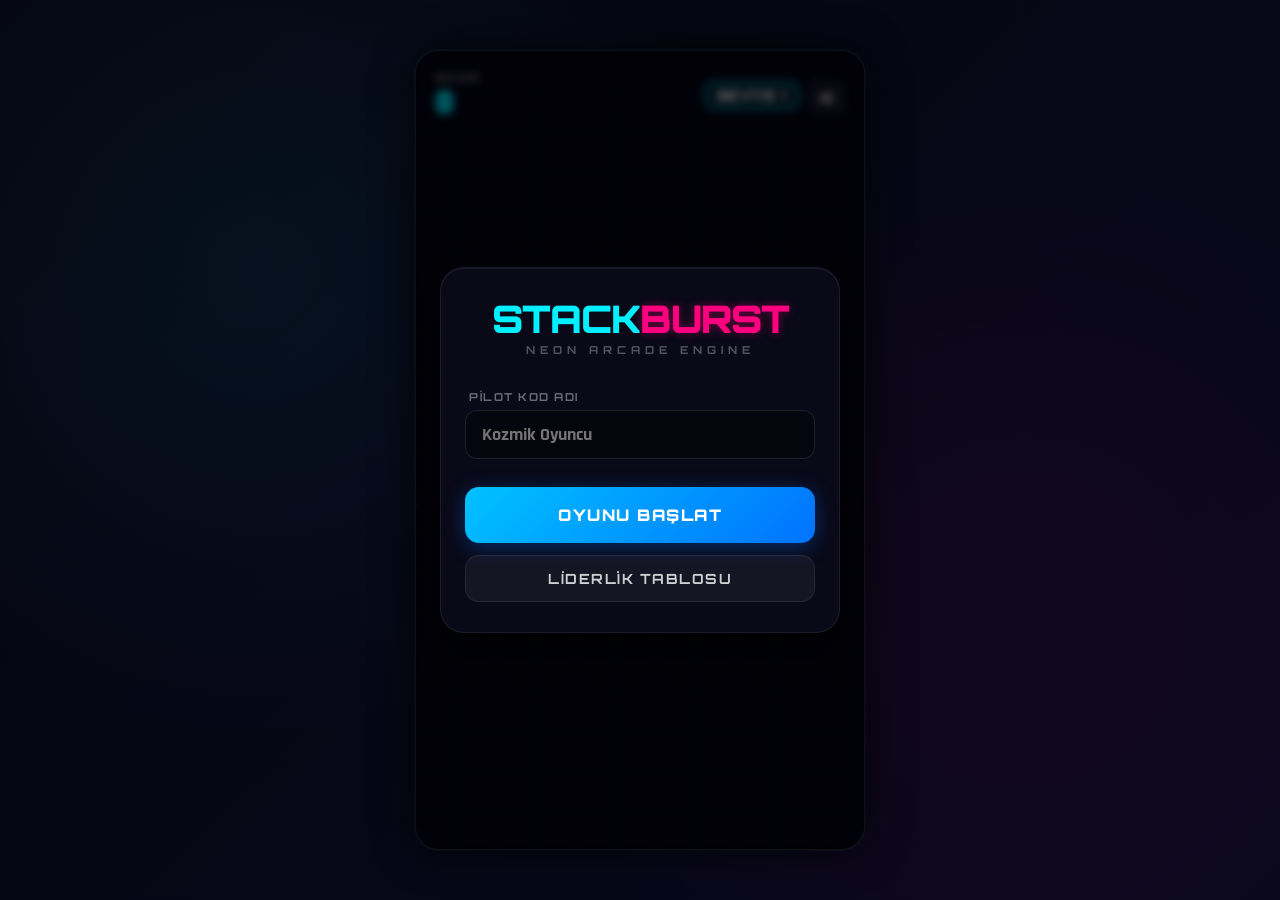
<file: stackburst/index.html>
<!DOCTYPE html>
<html lang="tr">
<head>
    <meta charset="UTF-8">
    <meta name="viewport" content="width=device-width, initial-scale=1.0, maximum-scale=1.0, user-scalable=no, viewport-fit=cover">
    <title>StackBurst | Neon Synthwave Arcade</title>
    <link rel="preconnect" href="https://fonts.googleapis.com">
    <link rel="preconnect" href="https://fonts.gstatic.com" crossorigin>
    <link href="https://fonts.googleapis.com/css2?family=Orbitron:wght@400;700;900&family=Rajdhani:wght@500;700&display=swap" rel="stylesheet">
    <link rel="stylesheet" href="style.css">
</head>
<body>
    <div id="gameContainer">
        <canvas id="gameCanvas"></canvas>
        
        <div id="hud" class="hud-container">
            <div class="hud-left">
                <div class="hud-item">
                    <span class="label">SKOR</span>
                    <span id="score" class="value neon-text-blue">0</span>
                </div>
            </div>
            <div class="hud-center">
                <div id="combo" class="combo-indicator neon-text-yellow">COMBO x2</div>
            </div>
            <div class="hud-right">
                <div id="levelIndicator" class="level-badge neon-border-blue">SEVİYE 1</div>
                <button id="soundToggleBtn" class="icon-btn" aria-label="Sesi Kapat/Aç" style="margin-top: 5px;">
                    <svg id="soundOnIcon" viewBox="0 0 24 24" width="18" height="18" fill="currentColor">
                        <path d="M3 9v6h4l5 5V4L7 9H3zm13.5 3c0-1.77-1.02-3.29-2.5-4.03v8.05c1.48-.73 2.5-2.25 2.5-4.02zM14 3.23v2.06c2.89.86 5 3.54 5 6.71s-2.11 5.85-5 6.71v2.06c4.01-.91 7-4.49 7-8.77s-2.99-7.86-7-8.77z"/>
                    </svg>
                    <svg id="soundOffIcon" viewBox="0 0 24 24" width="18" height="18" fill="currentColor" style="display:none;">
                        <path d="M16.5 12c0-1.77-1.02-3.29-2.5-4.03v2.21l2.45 2.45c.03-.21.05-.42.05-.63zm2.5 0c0 .94-.2 1.82-.54 2.64l1.51 1.51C20.63 14.91 21 13.5 21 12c0-4.28-2.99-7.86-7-8.77v2.06c2.89.86 5 3.54 5 6.71zM4.27 3L3 4.27 7.73 9H3v6h4l5 5v-6.73l4.25 4.25c-.67.52-1.42.93-2.25 1.18v2.06c1.38-.31 2.63-.95 3.69-1.81L19.73 21 21 19.73l-9-9L4.27 3zM12 4L9.91 6.09 12 8.18V4z"/>
                    </svg>
                </button>
            </div>
        </div>

        <div id="startScreen" class="screen-overlay active">
            <div class="menu-content glass-panel animated scaleUp">
                <div class="brand">
                    <h1 class="game-title main-neon-glow">STACK<span class="neon-text-pink">BURST</span></h1>
                    <p class="game-subtitle">NEON ARCADE ENGINE</p>
                </div>
                
                <div class="player-setup">
                    <label for="playerNameInput" class="input-label">PİLOT KOD ADI</label>
                    <input type="text" id="playerNameInput" maxlength="12" placeholder="Kozmik Oyuncu" autocomplete="off">
                </div>
                
                <div class="menu-actions">
                    <button class="btn btn-primary btn-lg pulse" id="startBtn">OYUNU BAŞLAT</button>
                    <button class="btn btn-secondary" id="leaderboardBtn">LİDERLİK TABLOSU</button>
                </div>
            </div>
        </div>

        <div id="gameOverScreen" class="screen-overlay" style="display: none;">
            <div class="menu-content glass-panel animated scaleUp">
                <h2 class="screen-title neon-text-red">SİSTEM ÇÖKTÜ</h2>
                <div class="main-score-box">
                    <span class="score-label">TOPLAM PUAN</span>
                    <span id="finalScore" class="score-value neon-text-pink">0</span>
                </div>
                <div class="stats-grid">
                    <div class="stat-card"><span class="stat-lbl">EN YÜKSEK</span><span id="statHighScore" class="stat-val neon-text-yellow">0</span></div>
                    <div class="stat-card"><span class="stat-lbl">SEVİYE</span><span id="statLevel" class="stat-val neon-text-blue">1</span></div>
                    <div class="stat-card"><span class="stat-lbl">KÜPLER</span><span id="statBlocks" class="stat-val neon-text-green">0</span></div>
                    <div class="stat-card"><span class="stat-lbl">MAX KOMBO</span><span id="statMaxCombo" class="stat-val neon-text-orange">x0</span></div>
                </div>
                <div class="menu-actions vertical">
                    <button class="btn btn-primary" id="restartBtn">YENİDEN DENE</button>
                    <button class="btn btn-rewarded" id="reviveBtn">CANLAN</button>
                    <div class="action-row">
                        <button class="btn btn-secondary" id="shareBtn">PAYLAŞ</button>
                        <button class="btn btn-secondary" id="homeBtn">MENÜ</button>
                    </div>
                </div>
            </div>
        </div>

        <div id="leaderboardModal" class="screen-overlay modal-backdrop" style="display: none;">
            <div class="menu-content glass-panel modal-content animated scaleUp">
                <h2 class="screen-title neon-text-yellow">EN İYİ PİLOTLAR</h2>
                <div id="leaderboardList" class="leaderboard-list"></div>
                <button class="btn btn-secondary" id="closeLeaderboardBtn">KAPAT</button>
            </div>
        </div>

        <div id="mockAdOverlay" class="mock-ad-overlay" style="display: none;">
            <div class="mock-ad-content glass-panel">
                <div class="mock-ad-header"><span class="ad-badge">REKLAM</span><span id="adCountdown" class="ad-countdown">5</span></div>
                <div class="mock-ad-body"><h3 class="ad-title neon-text-blue">Kozmik Macera</h3><button id="skipAdBtn" class="btn btn-disabled" disabled>Geç (5)</button></div>
            </div>
        </div>
    </div>
    <script src="game.js"></script>
</body>
</html>
</file>
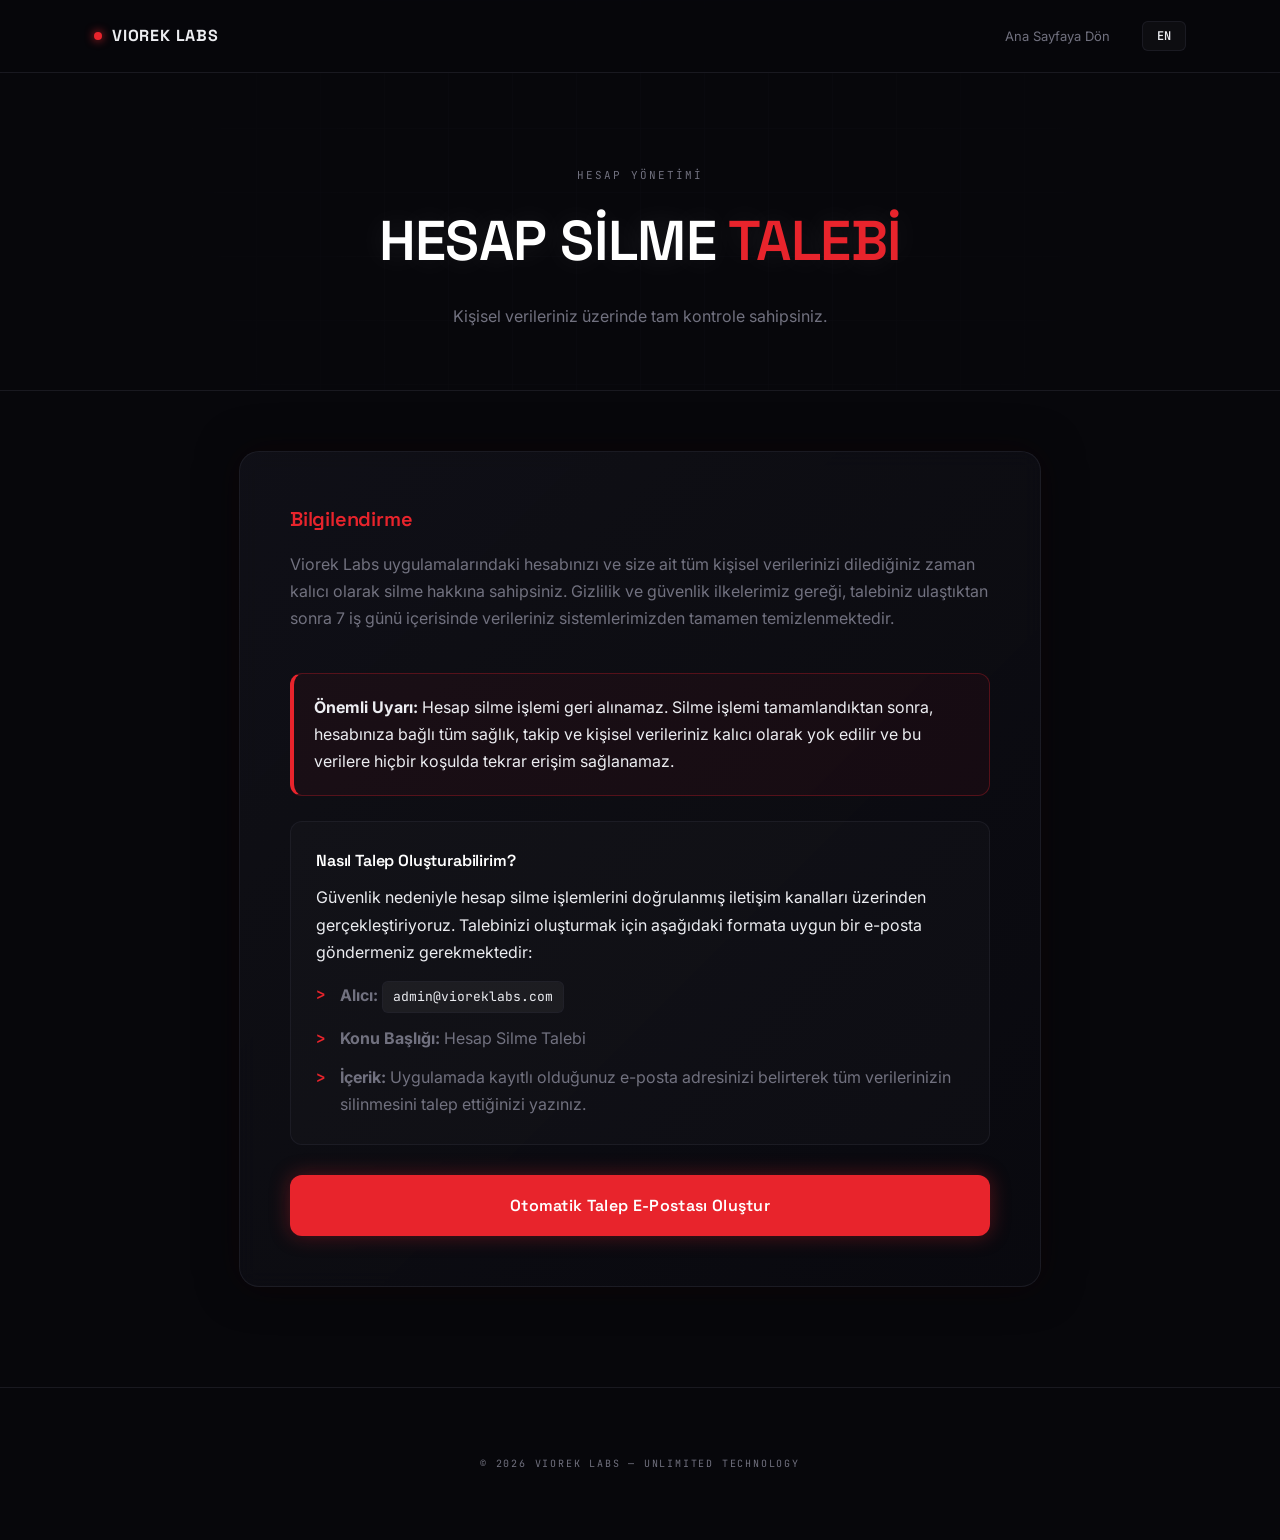
<file: hesap-silme.html>
<!DOCTYPE html>
<html lang="tr">
<head>
<meta charset="UTF-8">
<meta name="viewport" content="width=device-width, initial-scale=1.0">
<title>Hesap Silme Talebi — Viorek Labs</title>
<meta name="description" content="Viorek Labs hesap ve kişisel veri silme talebi sayfası.">

<link rel="icon" type="image/png" href="favicon.png">
<link rel="preconnect" href="https://fonts.googleapis.com">
<link rel="preconnect" href="https://fonts.gstatic.com" crossorigin>
<link href="https://fonts.googleapis.com/css2?family=Space+Grotesk:wght@400;500;600;700&family=Inter:wght@400;500;600&family=JetBrains+Mono:wght@400;500&display=swap" rel="stylesheet">

<style>
  :root {
    --void: #07070B;
    --surface: #12121A;
    --surface-2: #1A1A24;
    --line: rgba(38, 38, 47, 0.6);
    --silver: #ECEDF1;
    --muted: #71717F;
    --red: #E8242C;
    --red-deep: #5A0F14;
    --red-glow: rgba(232, 36, 44, 0.35);
    --radius-lg: 20px;
    --radius-md: 12px;
  }

  * { margin: 0; padding: 0; box-sizing: border-box; }
  html { scroll-behavior: smooth; }

  body {
    background-color: #07070B;
    background: var(--void);
    color: var(--silver);
    font-family: 'Inter', sans-serif;
    line-height: 1.7;
    overflow-x: hidden;
  }

  a { color: inherit; text-decoration: none; }
  .wrap { max-width: 850px; margin: 0 auto; padding: 0 24px; }
  .nav-wrap { max-width: 1140px; margin: 0 auto; padding: 0 24px; }

  .mono {
    font-family: 'JetBrains Mono', monospace;
    letter-spacing: 0.18em;
    text-transform: uppercase;
    font-size: 11px;
    color: var(--muted);
    display: inline-block;
    margin-bottom: 8px;
  }

  h1, h2, h3, h4 {
    font-family: 'Space Grotesk', sans-serif;
    font-weight: 600;
    letter-spacing: -0.01em;
    color: #fff;
  }

  /* ---------- NAV ---------- */
  nav {
    position: fixed;
    top: 0; left: 0; right: 0;
    z-index: 100;
    backdrop-filter: blur(14px);
    -webkit-backdrop-filter: blur(14px);
    background: rgba(7, 7, 11, 0.65);
    border-bottom: 1px solid var(--line);
  }
  nav .nav-wrap {
    display: flex;
    justify-content: space-between;
    align-items: center;
    height: 72px;
  }
  .logo-mark {
    display: flex;
    align-items: center;
    gap: 10px;
    font-family: 'Space Grotesk', sans-serif;
    font-weight: 700;
    font-size: 16px;
    letter-spacing: 0.05em;
  }
  .logo-dot {
    width: 8px;
    height: 8px;
    background: var(--red);
    border-radius: 50%;
    box-shadow: 0 0 10px var(--red);
    animation: blink 1.5s infinite;
  }
  @keyframes blink { 0%, 100% { opacity: 1; } 50% { opacity: 0.3; } }
  
  .nav-right { display: flex; align-items: center; gap: 32px; }
  
  .lang-btn {
    background: rgba(255, 255, 255, 0.03);
    border: 1px solid var(--line);
    color: var(--silver);
    padding: 6px 14px;
    border-radius: 6px;
    font-family: 'JetBrains Mono', monospace;
    font-size: 12px;
    font-weight: 600;
    cursor: pointer;
    transition: 0.3s;
  }
  .lang-btn:hover { border-color: var(--red); box-shadow: 0 0 10px var(--red-glow); background: rgba(232, 36, 44, 0.05); }

  /* ---------- HEADER / HERO ---------- */
  .policy-header {
    position: relative;
    padding-top: 160px;
    padding-bottom: 60px;
    text-align: center;
    overflow: hidden;
    border-bottom: 1px solid var(--line);
  }
  
  .hero-grid {
    position: absolute;
    inset: 0;
    background-image: linear-gradient(var(--line) 1px, transparent 1px), linear-gradient(90deg, var(--line) 1px, transparent 1px);
    background-size: 64px 64px;
    opacity: 0.15;
    mask-image: radial-gradient(circle at center, black 30%, transparent 80%);
    -webkit-mask-image: radial-gradient(circle at center, black 30%, transparent 80%);
    z-index: 0;
  }

  .header-content {
    position: relative;
    z-index: 2;
  }
  
  .policy-header h1 {
    font-size: clamp(32px, 5vw, 56px);
    margin-bottom: 15px;
    text-shadow: 0 0 30px rgba(255,255,255,0.1);
  }
  .policy-header h1 .accent { color: var(--red); }

  /* ---------- CONTENT ---------- */
  .policy-content {
    padding: 60px 0 100px 0;
    position: relative;
  }
  
  .content-box {
    background: linear-gradient(135deg, rgba(18, 18, 26, 0.8) 0%, rgba(10, 10, 15, 0.9) 100%);
    border: 1px solid var(--line);
    border-radius: var(--radius-lg);
    padding: 50px;
    box-shadow: 0 0 40px rgba(0, 0, 0, 0.5), 0 0 30px rgba(232, 36, 44, 0.05);
    backdrop-filter: blur(10px);
    -webkit-backdrop-filter: blur(10px);
  }

  @media (max-width: 768px) {
    .content-box { padding: 30px; }
  }

  .policy-section {
    margin-bottom: 40px;
  }
  .policy-section:last-child {
    margin-bottom: 0;
  }
  .policy-section h2 {
    font-size: 20px;
    margin-bottom: 15px;
    color: var(--red);
    display: flex;
    align-items: center;
    gap: 10px;
  }
  .policy-section p {
    color: var(--muted);
    margin-bottom: 15px;
  }
  
  /* Özel Uyarı ve E-Posta Alanı */
  .alert-box {
    background: rgba(232, 36, 44, 0.05);
    border: 1px solid rgba(232, 36, 44, 0.3);
    border-left: 4px solid var(--red);
    padding: 20px;
    border-radius: var(--radius-md);
    margin: 25px 0;
  }
  
  .alert-box p {
    color: var(--silver);
    margin: 0;
  }

  .instructions-box {
    background: rgba(255, 255, 255, 0.02);
    border: 1px solid var(--line);
    border-radius: var(--radius-md);
    padding: 25px;
    margin-bottom: 30px;
  }

  .instructions-box ul {
    list-style-type: none;
    color: var(--muted);
    margin-top: 15px;
  }

  .instructions-box ul li {
    position: relative;
    padding-left: 24px;
    margin-bottom: 12px;
  }

  .instructions-box ul li:last-child {
    margin-bottom: 0;
  }

  .instructions-box ul li::before {
    content: '>';
    position: absolute;
    left: 0;
    color: var(--red);
    font-family: 'JetBrains Mono', monospace;
    font-weight: bold;
  }

  .email-button {
    display: block;
    width: 100%;
    text-align: center;
    background: var(--red);
    color: #fff;
    padding: 16px 24px;
    border-radius: var(--radius-md);
    font-family: 'Space Grotesk', sans-serif;
    font-weight: 600;
    font-size: 16px;
    letter-spacing: 0.02em;
    box-shadow: 0 0 20px var(--red-glow);
    transition: all 0.3s ease;
    border: 1px solid transparent;
  }

  .email-button:hover {
    background: var(--red-deep);
    border-color: var(--red);
    box-shadow: 0 0 30px var(--red-glow);
    color: #fff;
  }

  .contact-email {
    display: inline-block;
    padding: 4px 10px;
    background: rgba(255, 255, 255, 0.05);
    border: 1px solid var(--line);
    color: var(--silver);
    border-radius: 6px;
    font-family: 'JetBrains Mono', monospace;
    font-size: 13px;
  }

  footer { padding: 60px 0; border-top: 1px solid var(--line); text-align: center; }
</style>
</head>
<body>

<nav>
  <div class="nav-wrap">
    <a href="index.html" class="logo-mark">
      <div class="logo-dot"></div>
      VIOREK LABS
    </a>
    <div class="nav-right">
      <a href="index.html" class="lang-target" data-tr="Ana Sayfaya Dön" data-en="Back to Home" style="font-size: 13px; color: var(--muted); transition: 0.3s;" onmouseover="this.style.color='var(--silver)'" onmouseout="this.style.color='var(--muted)'">Ana Sayfaya Dön</a>
      <button class="lang-btn" onclick="toggleLanguage()" aria-label="Switch language to English">EN</button>
    </div>
  </div>
</nav>

<header class="policy-header">
  <div class="hero-grid"></div>
  <div class="wrap header-content">
    <span class="mono lang-target" data-tr="Hesap Yönetimi" data-en="Account Management">Hesap Yönetimi</span>
    <h1 class="lang-target" data-tr="HESAP SİLME <span class='accent'>TALEBİ</span>" data-en="ACCOUNT DELETION <span class='accent'>REQUEST</span>">HESAP SİLME <span class="accent">TALEBİ</span></h1>
    <p class="lang-target" data-tr="Kişisel verileriniz üzerinde tam kontrole sahipsiniz." data-en="You have full control over your personal data." style="color: var(--muted);">Kişisel verileriniz üzerinde tam kontrole sahipsiniz.</p>
  </div>
</header>

<main class="policy-content">
  <div class="wrap">
    <div class="content-box">
      
      <div class="policy-section">
        <h2 class="lang-target" data-tr="Bilgilendirme" data-en="Information">Bilgilendirme</h2>
        <p class="lang-target" 
           data-tr="Viorek Labs uygulamalarındaki hesabınızı ve size ait tüm kişisel verilerinizi dilediğiniz zaman kalıcı olarak silme hakkına sahipsiniz. Gizlilik ve güvenlik ilkelerimiz gereği, talebiniz ulaştıktan sonra 7 iş günü içerisinde verileriniz sistemlerimizden tamamen temizlenmektedir." 
           data-en="You have the right to permanently delete your account and all your personal data in Viorek Labs applications at any time. In accordance with our privacy and security principles, your data will be completely cleared from our systems within 7 business days after your request is received.">
           Viorek Labs uygulamalarındaki hesabınızı ve size ait tüm kişisel verilerinizi dilediğiniz zaman kalıcı olarak silme hakkına sahipsiniz. Gizlilik ve güvenlik ilkelerimiz gereği, talebiniz ulaştıktan sonra 7 iş günü içerisinde verileriniz sistemlerimizden tamamen temizlenmektedir.
        </p>
      </div>

      <div class="alert-box">
        <p class="lang-target" 
           data-tr="<strong>Önemli Uyarı:</strong> Hesap silme işlemi geri alınamaz. Silme işlemi tamamlandıktan sonra, hesabınıza bağlı tüm sağlık, takip ve kişisel verileriniz kalıcı olarak yok edilir ve bu verilere hiçbir koşulda tekrar erişim sağlanamaz." 
           data-en="<strong>Important Warning:</strong> Account deletion is irreversible. Once the deletion process is complete, all health, tracking, and personal data linked to your account will be permanently destroyed, and this data cannot be accessed again under any circumstances.">
           <strong>Önemli Uyarı:</strong> Hesap silme işlemi geri alınamaz. Silme işlemi tamamlandıktan sonra, hesabınıza bağlı tüm sağlık, takip ve kişisel verileriniz kalıcı olarak yok edilir ve bu verilere hiçbir koşulda tekrar erişim sağlanamaz.
        </p>
      </div>

      <div class="instructions-box">
        <h3 class="lang-target" data-tr="Nasıl Talep Oluşturabilirim?" data-en="How Can I Make a Request?" style="font-size: 16px; margin-bottom: 10px;">Nasıl Talep Oluşturabilirim?</h3>
        <p class="lang-target" 
           data-tr="Güvenlik nedeniyle hesap silme işlemlerini doğrulanmış iletişim kanalları üzerinden gerçekleştiriyoruz. Talebinizi oluşturmak için aşağıdaki formata uygun bir e-posta göndermeniz gerekmektedir:" 
           data-en="For security reasons, we process account deletion requests through verified communication channels. To create your request, you need to send an email in the following format:">
           Güvenlik nedeniyle hesap silme işlemlerini doğrulanmış iletişim kanalları üzerinden gerçekleştiriyoruz. Talebinizi oluşturmak için aşağıdaki formata uygun bir e-posta göndermeniz gerekmektedir:
        </p>
        <ul>
          <li>
            <strong class="lang-target" data-tr="Alıcı:" data-en="Recipient:">Alıcı:</strong> <span class="contact-email">admin@vioreklabs.com</span>
          </li>
          <li>
            <strong class="lang-target" data-tr="Konu Başlığı:" data-en="Subject Line:">Konu Başlığı:</strong> 
            <span class="lang-target" data-tr="Hesap Silme Talebi" data-en="Account Deletion Request">Hesap Silme Talebi</span>
          </li>
          <li>
            <strong class="lang-target" data-tr="İçerik:" data-en="Content:">İçerik:</strong> 
            <span class="lang-target" data-tr="Uygulamada kayıtlı olduğunuz e-posta adresinizi belirterek tüm verilerinizin silinmesini talep ettiğinizi yazınız." data-en="State your registered email address in the application and write that you request all your data to be deleted.">Uygulamada kayıtlı olduğunuz e-posta adresinizi belirterek tüm verilerinizin silinmesini talep ettiğinizi yazınız.</span>
          </li>
        </ul>
      </div>

      <!-- E-posta Gönderme Butonu -->
      <a href="mailto:admin@vioreklabs.com?subject=Hesap%20Silme%20Talebi&body=Merhaba%2C%0A%0AViorek%20Labs%20uygulamalar%C4%B1ndaki%20hesab%C4%B1m%C4%B1n%20ve%20bana%20ait%20t%C3%BCm%20ki%C5%9Fisel%20verilerimin%20kal%C4%B1c%C4%B1%20olarak%20silinmesini%20talep%20ediyorum.%0A%0AUygulamaya%20Kay%C4%B1tl%C4%B1%20E-posta%20Adresim%3A%20%5BBilgiyi%20Buraya%20Yaz%C4%B1n%5D%0A%0ATe%C5%9Fekk%C3%BCrler." class="email-button lang-target" data-tr="Otomatik Talep E-Postası Oluştur" data-en="Create Automated Request Email">
        Otomatik Talep E-Postası Oluştur
      </a>

    </div>
  </div>
</main>

<footer>
  <div class="wrap">
    <p class="mono" style="font-size: 10px;">© 2026 VIOREK LABS — UNLIMITED TECHNOLOGY</p>
  </div>
</footer>

<script>
  let currentLang = 'TR';
  function toggleLanguage() {
    currentLang = currentLang === 'TR' ? 'EN' : 'TR';
    document.documentElement.lang = currentLang === 'TR' ? 'tr' : 'en';

    // Buton metnini ve etiketini güncelle
    const langBtn = document.querySelector('.lang-btn');
    langBtn.innerText = currentLang === 'TR' ? 'EN' : 'TR';
    langBtn.setAttribute('aria-label', currentLang === 'TR' ? 'Switch language to English' : 'Dili Türkçeye çevir');

    // Tüm lang-target sınıflı elementleri güncelle
    const targets = document.querySelectorAll('.lang-target');
    targets.forEach(el => {
      const translation = currentLang === 'TR' ? el.getAttribute('data-tr') : el.getAttribute('data-en');
      if(translation) {
        el.innerHTML = translation;
      }
    });
    
    // E-posta Butonu URL güncelleme (TR ve EN için mailto body'si)
    const emailBtn = document.querySelector('.email-button');
    if (currentLang === 'EN') {
        emailBtn.href = "mailto:admin@vioreklabs.com?subject=Account%20Deletion%20Request&body=Hello%2C%0A%0AI%20request%20the%20permanent%20deletion%20of%20my%20account%20and%20all%20my%20personal%20data%20in%20Viorek%20Labs%20applications.%0A%0AMy%20Registered%20Email%20Address%3A%20%5BType%20Your%20Info%20Here%5D%0A%0AThank%20you.";
    } else {
        emailBtn.href = "mailto:admin@vioreklabs.com?subject=Hesap%20Silme%20Talebi&body=Merhaba%2C%0A%0AViorek%20Labs%20uygulamalar%C4%B1ndaki%20hesab%C4%B1m%C4%B1n%20ve%20bana%20ait%20t%C3%BCm%20ki%C5%9Fisel%20verilerimin%20kal%C4%B1c%C4%B1%20olarak%20silinmesini%20talep%20ediyorum.%0A%0AUygulamaya%20Kay%C4%B1tl%C4%B1%20E-posta%20Adresim%3A%20%5BBilgiyi%20Buraya%20Yaz%C4%B1n%5D%0A%0ATe%C5%9Fekk%C3%BCrler.";
    }
  }
</script>
</body>
</html>
</file>
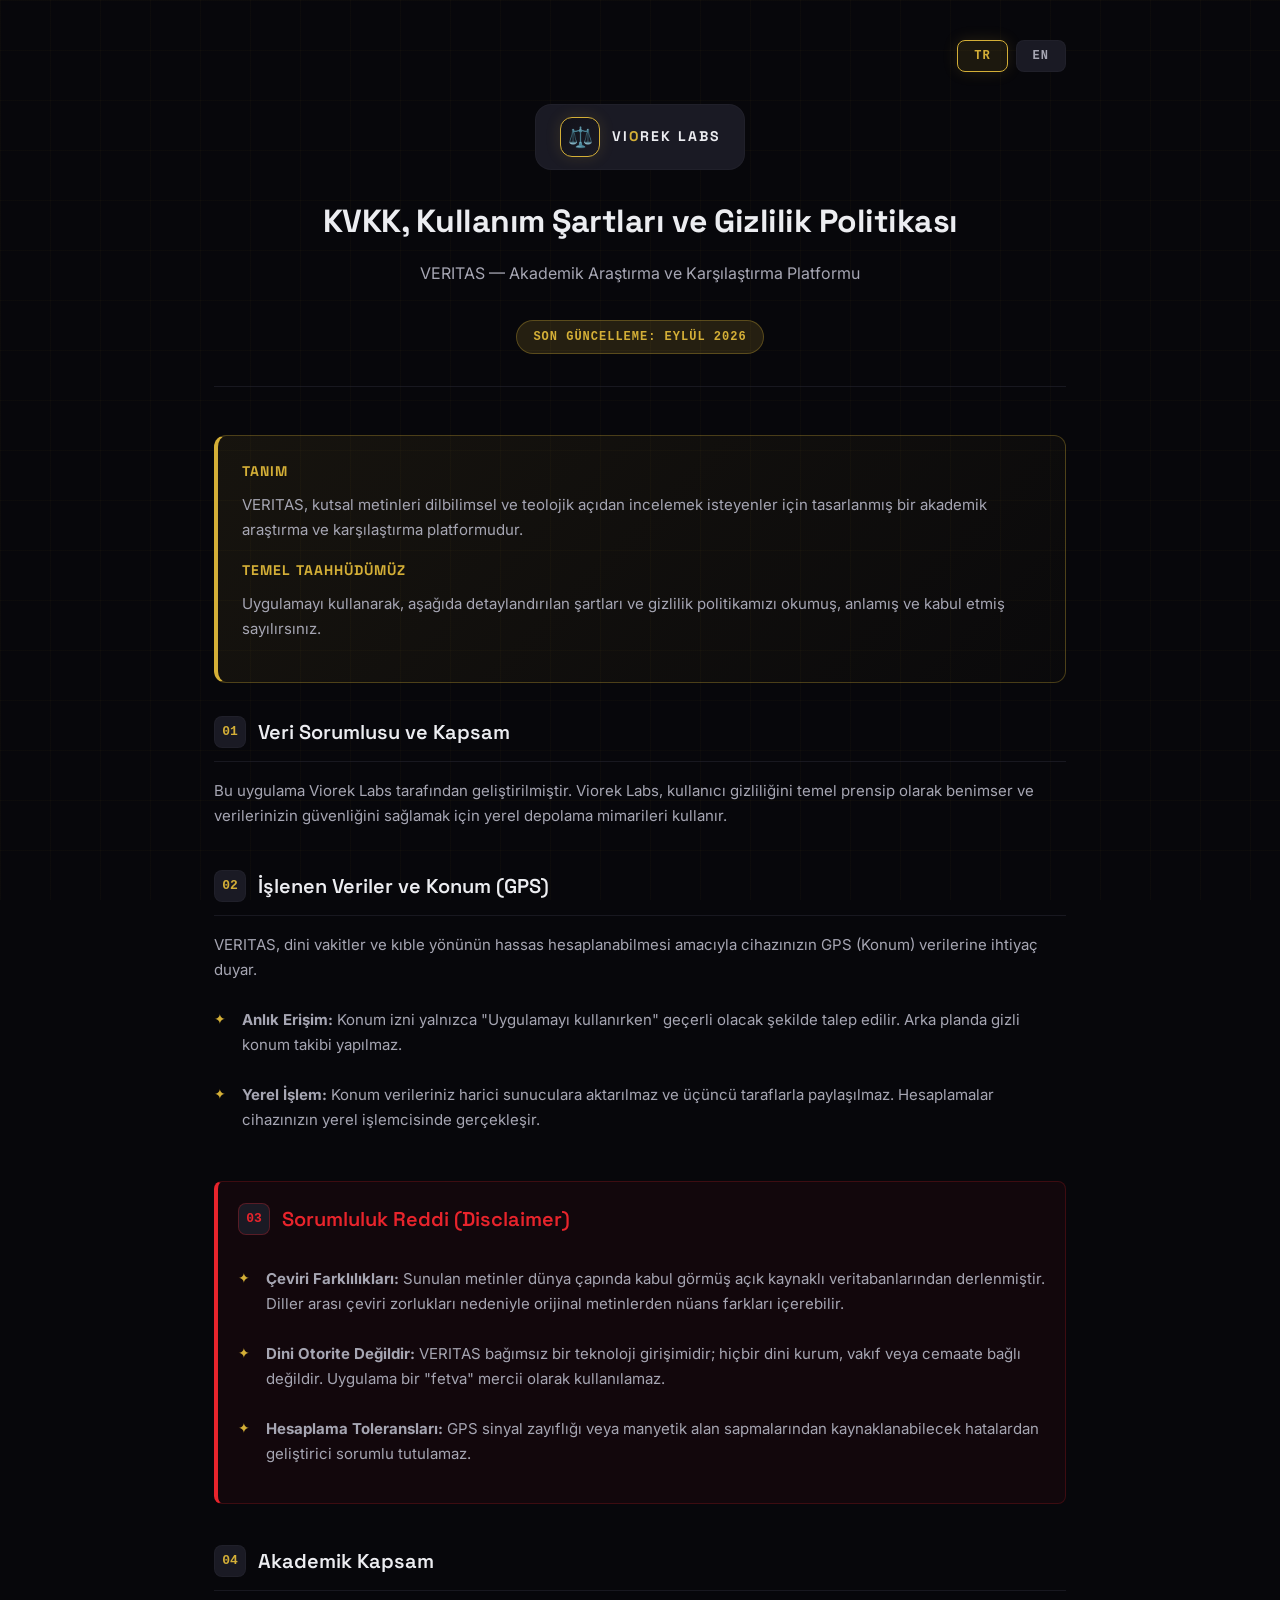
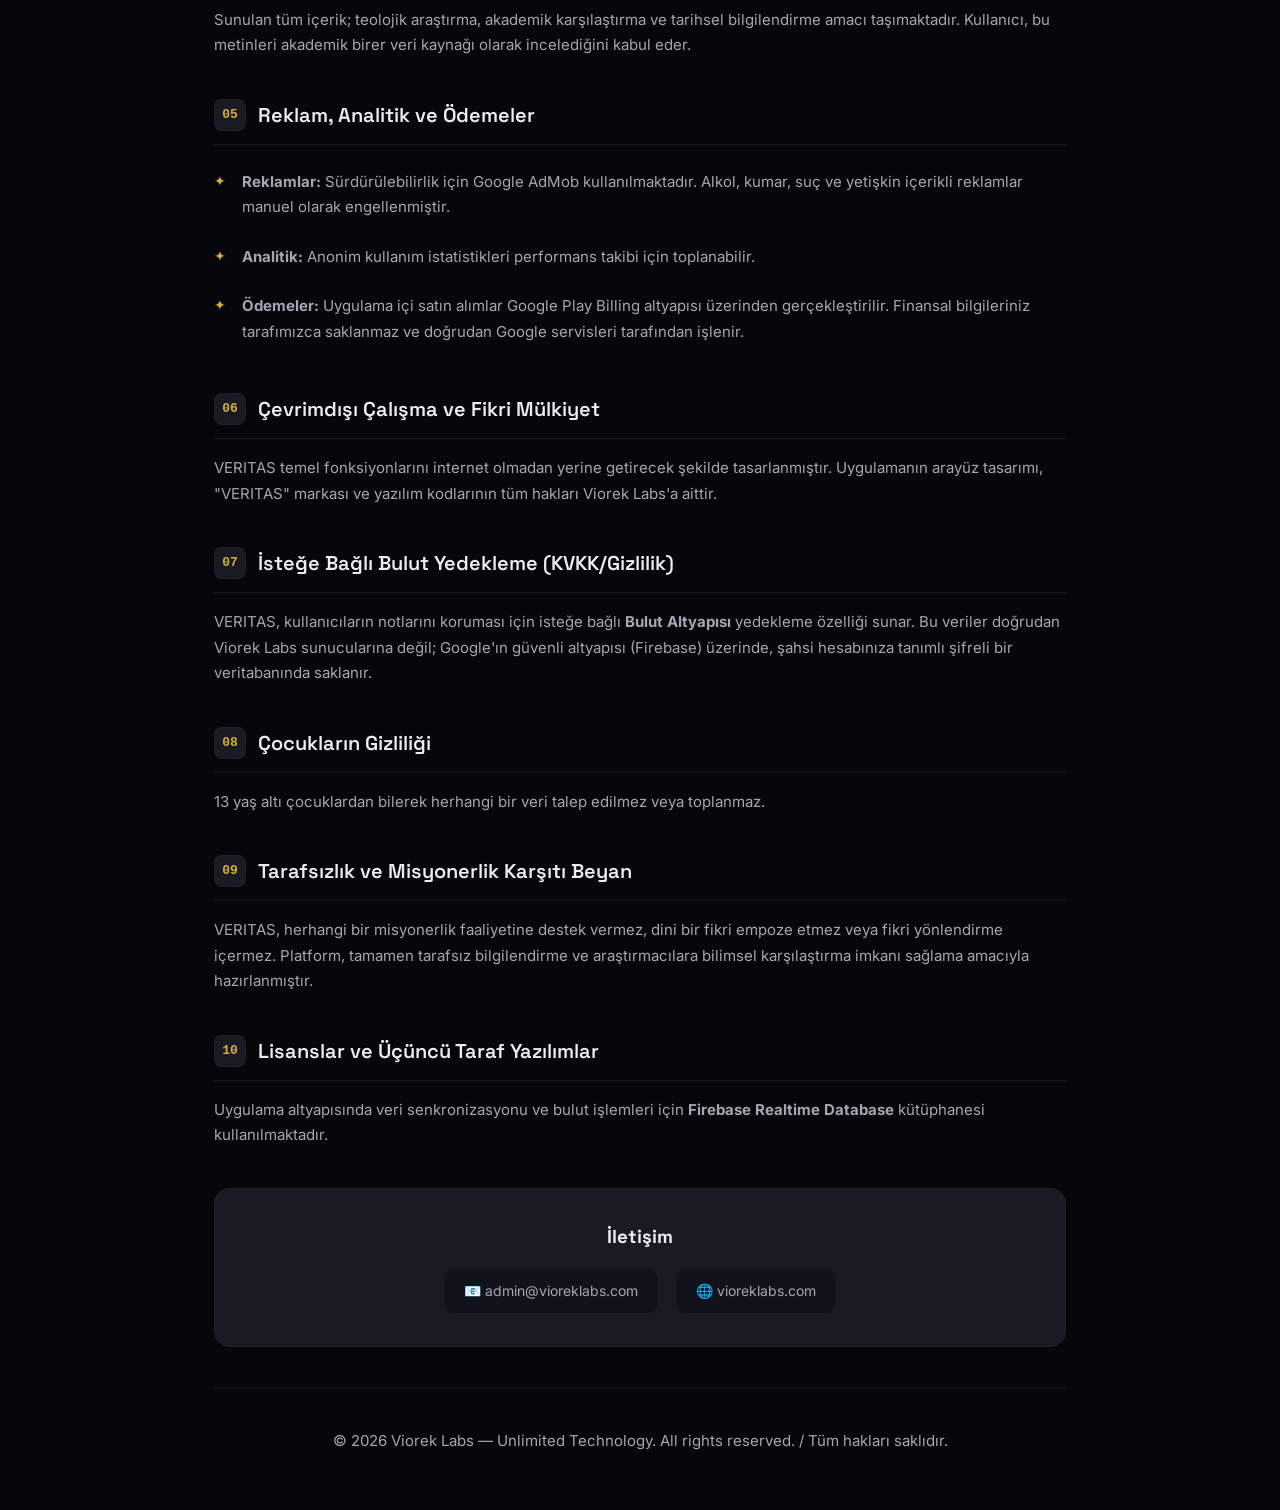
<file: veritas-gizlilik.html>
<!DOCTYPE html>
<html lang="tr">
<head>
    <meta charset="UTF-8">
    <meta name="viewport" content="width=device-width, initial-scale=1.0">
    <title>Privacy Policy & KVKK | VERITAS — Viorek Labs</title>
    <link rel="preconnect" href="https://fonts.googleapis.com">
    <link href="https://fonts.googleapis.com/css2?family=Inter:wght@300;400;500;600;700&family=Space+Grotesk:wght@500;700&display=swap" rel="stylesheet">
    <style>
        :root {
            --bg-primary: #07070B;
            --bg-secondary: #12121a;
            --bg-card: #1A1A24;
            --bg-hover: #22222e;
            --accent: #d4af37; /* VERITAS Altın Rengi */
            --accent-glow: rgba(212, 175, 55, 0.15);
            --text-primary: #ECEDF1;
            --text-secondary: #A6A6B3;
            --text-muted: #71717F;
            --border: rgba(38, 38, 47, 0.6);
            --border-hover: rgba(212, 175, 55, 0.4);
            --success: #00e676;
            --red: #E8242C;
        }

        * { margin: 0; padding: 0; box-sizing: border-box; }

        body {
            font-family: 'Inter', sans-serif;
            background: var(--bg-primary);
            color: var(--text-primary);
            line-height: 1.7;
            min-height: 100vh;
            overflow-x: hidden;
        }

        body::before {
            content: '';
            position: fixed;
            top: 0; left: 0;
            width: 100%; height: 100%;
            background-image: 
                linear-gradient(rgba(212, 175, 55, 0.03) 1px, transparent 1px),
                linear-gradient(90deg, rgba(212, 175, 55, 0.03) 1px, transparent 1px);
            background-size: 50px 50px;
            pointer-events: none;
            z-index: 0;
        }

        .container {
            max-width: 900px;
            margin: 0 auto;
            padding: 40px 24px;
            position: relative;
            z-index: 1;
        }

        /* --- DİL SEÇİCİ --- */
        .lang-switcher {
            display: flex;
            justify-content: flex-end;
            gap: 8px;
            margin-bottom: 32px;
        }

        .lang-btn {
            background: var(--bg-card);
            border: 1px solid var(--border);
            color: var(--text-secondary);
            padding: 8px 16px;
            border-radius: 8px;
            cursor: pointer;
            font-family: 'JetBrains Mono', monospace;
            font-size: 12px;
            font-weight: 600;
            transition: all 0.2s ease;
            text-transform: uppercase;
            letter-spacing: 1px;
        }

        .lang-btn:hover {
            border-color: var(--accent);
            color: var(--text-primary);
        }

        .lang-btn.active {
            background: rgba(212, 175, 55, 0.1);
            border-color: var(--accent);
            color: var(--accent);
            box-shadow: 0 0 15px var(--accent-glow);
        }

        .lang-content { display: none; }
        .lang-content.active { display: block; animation: fadeIn 0.4s ease; }

        @keyframes fadeIn {
            from { opacity: 0; transform: translateY(10px); }
            to { opacity: 1; transform: translateY(0); }
        }
        /* ------------------ */

        .header {
            text-align: center;
            margin-bottom: 48px;
            padding-bottom: 32px;
            border-bottom: 1px solid var(--border);
        }

        .logo-badge {
            display: inline-flex;
            align-items: center;
            gap: 12px;
            background: var(--bg-card);
            border: 1px solid var(--border);
            padding: 12px 24px;
            border-radius: 16px;
            margin-bottom: 24px;
            transition: 0.3s;
        }

        .logo-badge:hover {
            border-color: var(--accent);
            box-shadow: 0 0 20px var(--accent-glow);
        }

        .logo-icon {
            width: 40px; height: 40px;
            background: linear-gradient(135deg, #12121a, #1a1a24);
            border: 1px solid var(--accent);
            border-radius: 12px;
            display: flex;
            align-items: center;
            justify-content: center;
            font-size: 20px;
            box-shadow: 0 0 15px var(--accent-glow);
        }

        .logo-text {
            font-size: 14px;
            font-family: 'Space Grotesk', sans-serif;
            font-weight: 700;
            color: var(--text-primary);
            letter-spacing: 2px;
        }

        .logo-text span { color: var(--accent); }

        h1 {
            font-family: 'Space Grotesk', sans-serif;
            font-size: 32px;
            font-weight: 700;
            color: var(--text-primary);
            margin-bottom: 12px;
            letter-spacing: -0.5px;
        }

        .subtitle { color: var(--text-secondary); font-size: 16px; }

        .last-updated {
            display: inline-block;
            margin-top: 16px;
            padding: 6px 16px;
            background: var(--accent-glow);
            border: 1px solid rgba(212, 175, 55, 0.3);
            border-radius: 20px;
            color: var(--accent);
            font-size: 12px;
            font-family: 'JetBrains Mono', monospace;
            font-weight: 600;
            letter-spacing: 1px;
        }

        .highlight-box {
            background: linear-gradient(135deg, rgba(212, 175, 55, 0.08), rgba(212, 175, 55, 0.02));
            border: 1px solid rgba(212, 175, 55, 0.3);
            border-left: 4px solid var(--accent);
            border-radius: 12px;
            padding: 24px;
            margin: 32px 0;
            position: relative;
            overflow: hidden;
        }

        .highlight-box strong {
            color: var(--accent);
            font-size: 14px;
            text-transform: uppercase;
            letter-spacing: 1px;
            font-family: 'Space Grotesk', sans-serif;
            display: block;
            margin-top: 16px;
        }
        
        .highlight-box strong:first-child {
            margin-top: 0;
        }

        .highlight-box p {
            margin-top: 8px;
            color: var(--text-secondary);
            font-size: 15px;
        }

        .section { margin-bottom: 40px; }

        h2 {
            font-family: 'Space Grotesk', sans-serif;
            font-size: 20px;
            font-weight: 600;
            color: var(--text-primary);
            margin-bottom: 16px;
            padding-bottom: 12px;
            border-bottom: 1px solid var(--border);
            display: flex;
            align-items: center;
            gap: 12px;
        }

        .section-number {
            display: inline-flex;
            align-items: center;
            justify-content: center;
            width: 32px; height: 32px;
            background: var(--bg-card);
            border: 1px solid var(--border);
            border-radius: 8px;
            font-size: 13px;
            font-weight: 700;
            color: var(--accent);
            font-family: 'JetBrains Mono', monospace;
        }

        p {
            color: var(--text-secondary);
            margin-bottom: 16px;
            font-size: 15px;
        }

        ul { list-style: none; padding: 0; margin-bottom: 16px; }

        ul li {
            color: var(--text-secondary);
            padding: 8px 0 8px 28px;
            position: relative;
            font-size: 15px;
            margin-bottom: 8px;
        }

        ul li::before {
            content: '✦';
            position: absolute;
            left: 0;
            color: var(--accent);
            font-size: 14px;
        }

        .contact-box {
            background: var(--bg-card);
            border: 1px solid var(--border);
            border-radius: 16px;
            padding: 32px;
            margin: 40px 0;
            text-align: center;
        }

        .contact-box h3 {
            color: var(--text-primary);
            margin-bottom: 16px;
            font-family: 'Space Grotesk', sans-serif;
        }

        .contact-links {
            display: flex;
            flex-wrap: wrap;
            justify-content: center;
            gap: 16px;
            margin-top: 16px;
        }

        .contact-link {
            display: inline-flex;
            align-items: center;
            gap: 8px;
            padding: 10px 20px;
            background: var(--bg-secondary);
            border: 1px solid var(--border);
            border-radius: 10px;
            color: var(--text-secondary);
            text-decoration: none;
            font-size: 14px;
            transition: all 0.2s ease;
        }

        .contact-link:hover {
            border-color: var(--accent);
            color: var(--accent);
            transform: translateY(-2px);
            box-shadow: 0 4px 20px var(--accent-glow);
        }

        .footer {
            text-align: center;
            padding-top: 40px;
            border-top: 1px solid var(--border);
            color: var(--text-muted);
            font-size: 13px;
        }

        @media (max-width: 640px) {
            h1 { font-size: 24px; }
            .container { padding: 30px 16px; }
            .contact-links { flex-direction: column; }
        }
    </style>
</head>
<body>

<div class="container">

    <div class="lang-switcher">
        <button class="lang-btn active" onclick="setLang('tr', this)">TR</button>
        <button class="lang-btn" onclick="setLang('en', this)">EN</button>
    </div>

    <div class="header">
        <div class="logo-badge">
            <div class="logo-icon">⚖️</div>
            <div class="logo-text">VI<span>O</span>REK LABS</div>
        </div>
        
        <div id="title-tr" class="lang-content active">
            <h1>KVKK, Kullanım Şartları ve Gizlilik Politikası</h1>
            <p class="subtitle">VERITAS — Akademik Araştırma ve Karşılaştırma Platformu</p>
            <span class="last-updated">SON GÜNCELLEME: EYLÜL 2026</span>
        </div>

        <div id="title-en" class="lang-content">
            <h1>Privacy Policy & Terms of Use</h1>
            <p class="subtitle">VERITAS — Academic Research & Comparison Platform</p>
            <span class="last-updated">LAST UPDATE: SEPTEMBER 2026</span>
        </div>
    </div>

    <!-- ================= TÜRKÇE İÇERİK ================= -->
    <div id="content-tr" class="lang-content active">
        <div class="highlight-box">
            <strong>TANIM</strong>
            <p>VERITAS, kutsal metinleri dilbilimsel ve teolojik açıdan incelemek isteyenler için tasarlanmış bir akademik araştırma ve karşılaştırma platformudur.</p>
            
            <strong>TEMEL TAAHHÜDÜMÜZ</strong>
            <p>Uygulamayı kullanarak, aşağıda detaylandırılan şartları ve gizlilik politikamızı okumuş, anlamış ve kabul etmiş sayılırsınız.</p>
        </div>

        <div class="section">
            <h2><span class="section-number">01</span> Veri Sorumlusu ve Kapsam</h2>
            <p>Bu uygulama Viorek Labs tarafından geliştirilmiştir. Viorek Labs, kullanıcı gizliliğini temel prensip olarak benimser ve verilerinizin güvenliğini sağlamak için yerel depolama mimarileri kullanır.</p>
        </div>

        <div class="section">
            <h2><span class="section-number">02</span> İşlenen Veriler ve Konum (GPS)</h2>
            <p>VERITAS, dini vakitler ve kıble yönünün hassas hesaplanabilmesi amacıyla cihazınızın GPS (Konum) verilerine ihtiyaç duyar.</p>
            <ul>
                <li><strong>Anlık Erişim:</strong> Konum izni yalnızca "Uygulamayı kullanırken" geçerli olacak şekilde talep edilir. Arka planda gizli konum takibi yapılmaz.</li>
                <li><strong>Yerel İşlem:</strong> Konum verileriniz harici sunuculara aktarılmaz ve üçüncü taraflarla paylaşılmaz. Hesaplamalar cihazınızın yerel işlemcisinde gerçekleşir.</li>
            </ul>
        </div>

        <div class="section" style="background: rgba(232, 36, 44, 0.05); border: 1px solid rgba(232, 36, 44, 0.2); border-left: 4px solid var(--red); padding: 20px; border-radius: 8px;">
            <h2 style="border-bottom: none; color: var(--red); margin-bottom: 8px;"><span class="section-number" style="border-color: rgba(232,36,44,0.3); color: var(--red);">03</span> Sorumluluk Reddi (Disclaimer)</h2>
            <ul style="margin-top: 10px; margin-bottom: 0;">
                <li><strong>Çeviri Farklılıkları:</strong> Sunulan metinler dünya çapında kabul görmüş açık kaynaklı veritabanlarından derlenmiştir. Diller arası çeviri zorlukları nedeniyle orijinal metinlerden nüans farkları içerebilir.</li>
                <li><strong>Dini Otorite Değildir:</strong> VERITAS bağımsız bir teknoloji girişimidir; hiçbir dini kurum, vakıf veya cemaate bağlı değildir. Uygulama bir "fetva" mercii olarak kullanılamaz.</li>
                <li><strong>Hesaplama Toleransları:</strong> GPS sinyal zayıflığı veya manyetik alan sapmalarından kaynaklanabilecek hatalardan geliştirici sorumlu tutulamaz.</li>
            </ul>
        </div>

        <div class="section">
            <h2><span class="section-number">04</span> Akademik Kapsam</h2>
            <p>Sunulan tüm içerik; teolojik araştırma, akademik karşılaştırma ve tarihsel bilgilendirme amacı taşımaktadır. Kullanıcı, bu metinleri akademik birer veri kaynağı olarak incelediğini kabul eder.</p>
        </div>

        <div class="section">
            <h2><span class="section-number">05</span> Reklam, Analitik ve Ödemeler</h2>
            <ul>
                <li><strong>Reklamlar:</strong> Sürdürülebilirlik için Google AdMob kullanılmaktadır. Alkol, kumar, suç ve yetişkin içerikli reklamlar manuel olarak engellenmiştir.</li>
                <li><strong>Analitik:</strong> Anonim kullanım istatistikleri performans takibi için toplanabilir.</li>
                <li><strong>Ödemeler:</strong> Uygulama içi satın alımlar Google Play Billing altyapısı üzerinden gerçekleştirilir. Finansal bilgileriniz tarafımızca saklanmaz ve doğrudan Google servisleri tarafından işlenir.</li>
            </ul>
        </div>

        <div class="section">
            <h2><span class="section-number">06</span> Çevrimdışı Çalışma ve Fikri Mülkiyet</h2>
            <p>VERITAS temel fonksiyonlarını internet olmadan yerine getirecek şekilde tasarlanmıştır. Uygulamanın arayüz tasarımı, "VERITAS" markası ve yazılım kodlarının tüm hakları Viorek Labs'a aittir.</p>
        </div>

        <div class="section">
            <h2><span class="section-number">07</span> İsteğe Bağlı Bulut Yedekleme (KVKK/Gizlilik)</h2>
            <p>VERITAS, kullanıcıların notlarını koruması için isteğe bağlı <strong>Bulut Altyapısı</strong> yedekleme özelliği sunar. Bu veriler doğrudan Viorek Labs sunucularına değil; Google'ın güvenli altyapısı (Firebase) üzerinde, şahsi hesabınıza tanımlı şifreli bir veritabanında saklanır.</p>
        </div>

        <div class="section">
            <h2><span class="section-number">08</span> Çocukların Gizliliği</h2>
            <p>13 yaş altı çocuklardan bilerek herhangi bir veri talep edilmez veya toplanmaz.</p>
        </div>

        <div class="section">
            <h2><span class="section-number">09</span> Tarafsızlık ve Misyonerlik Karşıtı Beyan</h2>
            <p>VERITAS, herhangi bir misyonerlik faaliyetine destek vermez, dini bir fikri empoze etmez veya fikri yönlendirme içermez. Platform, tamamen tarafsız bilgilendirme ve araştırmacılara bilimsel karşılaştırma imkanı sağlama amacıyla hazırlanmıştır.</p>
        </div>

        <div class="section">
            <h2><span class="section-number">10</span> Lisanslar ve Üçüncü Taraf Yazılımlar</h2>
            <p>Uygulama altyapısında veri senkronizasyonu ve bulut işlemleri için <strong>Firebase Realtime Database</strong> kütüphanesi kullanılmaktadır.</p>
        </div>

        <div class="contact-box">
            <h3>İletişim</h3>
            <div class="contact-links">
                <a href="mailto:admin@vioreklabs.com" class="contact-link">📧 admin@vioreklabs.com</a>
                <a href="https://vioreklabs.com" class="contact-link">🌐 vioreklabs.com</a>
            </div>
        </div>
    </div>


    <!-- ================= ENGLISH CONTENT ================= -->
    <div id="content-en" class="lang-content">
        <div class="highlight-box">
            <strong>DESCRIPTION</strong>
            <p>VERITAS is an academic research and comparison platform designed for those who wish to examine sacred texts from linguistic and theological perspectives.</p>
            
            <strong>OUR COMMITMENT</strong>
            <p>By using this app, you acknowledge that you have read, understood, and accepted these terms and our privacy policy.</p>
        </div>

        <div class="section">
            <h2><span class="section-number">01</span> Data Controller and Scope</h2>
            <p>Developed by Viorek Labs. User privacy is our core principle, and we use local storage architectures to ensure data security.</p>
        </div>

        <div class="section">
            <h2><span class="section-number">02</span> Data Processing and Location (GPS)</h2>
            <p>VERITAS requires location data to calculate sacred times and Qibla direction.</p>
            <ul>
                <li><strong>Real-time Access:</strong> Location is requested only while the app is in use. No background tracking.</li>
                <li><strong>Local Processing:</strong> Location data is processed locally on your device and never sent to external servers or shared with third parties.</li>
            </ul>
        </div>

        <div class="section" style="background: rgba(232, 36, 44, 0.05); border: 1px solid rgba(232, 36, 44, 0.2); border-left: 4px solid var(--red); padding: 20px; border-radius: 8px;">
            <h2 style="border-bottom: none; color: var(--red); margin-bottom: 8px;"><span class="section-number" style="border-color: rgba(232,36,44,0.3); color: var(--red);">03</span> Disclaimer</h2>
            <ul style="margin-top: 10px; margin-bottom: 0;">
                <li><strong>Translation Differences:</strong> Texts are compiled from globally recognized open-source databases. They may contain nuances different from the originals due to linguistic challenges.</li>
                <li><strong>Not a Religious Authority:</strong> VERITAS is an independent tech initiative and not affiliated with any religious institution. It is not a source of "fatwa" or legal decree.</li>
                <li><strong>Calculation Tolerances:</strong> The developer is not responsible for errors caused by GPS signal weakness or magnetic field deviations.</li>
            </ul>
        </div>

        <div class="section">
            <h2><span class="section-number">04</span> Academic Scope</h2>
            <p>All content provided is for theological research and academic comparison purposes. The user accepts these texts as academic data sources.</p>
        </div>

        <div class="section">
            <h2><span class="section-number">05</span> Ads, Analytics, and Payments</h2>
            <ul>
                <li><strong>Ads:</strong> Google AdMob is used for sustainability. Alcohol, gambling, crime, and adult content ads are manually blocked.</li>
                <li><strong>Analytics:</strong> Anonymous stats may be collected for performance monitoring.</li>
                <li><strong>Payments:</strong> In-app purchases are handled via Google Play Billing. Financial data is not stored by us and is processed directly by Google services.</li>
            </ul>
        </div>

        <div class="section">
            <h2><span class="section-number">06</span> Offline Work and Intellectual Property</h2>
            <p>VERITAS is designed to work offline. All design, "VERITAS" brand, and code rights belong to Viorek Labs.</p>
        </div>

        <div class="section">
            <h2><span class="section-number">07</span> Optional Cloud Backup (Privacy)</h2>
            <p>The app offers an optional <strong>Cloud Infrastructure</strong> backup feature to protect your notes. This data is securely stored on Google's secure infrastructure (Firebase) within an encrypted database linked directly to your personal account, rather than on Viorek Labs servers.</p>
        </div>

        <div class="section">
            <h2><span class="section-number">08</span> Children's Privacy</h2>
            <p>We do not knowingly collect data from children under 13.</p>
        </div>

        <div class="section">
            <h2><span class="section-number">09</span> Neutrality and Anti-Proselytism Statement</h2>
            <p>VERITAS does not support missionary activities, impose religious doctrines, or contain ideological orientation. The platform is designed solely for neutral information and providing scientific comparison tools for researchers.</p>
        </div>

        <div class="section">
            <h2><span class="section-number">10</span> Licenses and Third-Party Software</h2>
            <p>The application utilizes the <strong>Firebase Realtime Database</strong> library for data synchronization and cloud operations.</p>
        </div>

        <div class="contact-box">
            <h3>Contact</h3>
            <div class="contact-links">
                <a href="mailto:admin@vioreklabs.com" class="contact-link">📧 admin@vioreklabs.com</a>
                <a href="https://vioreklabs.com" class="contact-link">🌐 vioreklabs.com</a>
            </div>
        </div>
    </div>

    <div class="footer">
        <p>© 2026 Viorek Labs — Unlimited Technology. All rights reserved. / Tüm hakları saklıdır.</p>
    </div>
</div>

<script>
    function setLang(lang, btn) {
        // Butonların aktiflik durumunu değiştir
        document.querySelectorAll('.lang-btn').forEach(b => b.classList.remove('active'));
        btn.classList.add('active');
        
        // İçerik panellerini değiştir
        document.querySelectorAll('.lang-content').forEach(el => el.classList.remove('active'));
        document.getElementById('content-' + lang).classList.add('active');
        document.getElementById('title-' + lang).classList.add('active');
        
        // Sayfa dili etiketini güncelle
        document.documentElement.lang = lang === 'tr' ? 'tr' : 'en';
    }
</script>

</body>
</html>
</file>
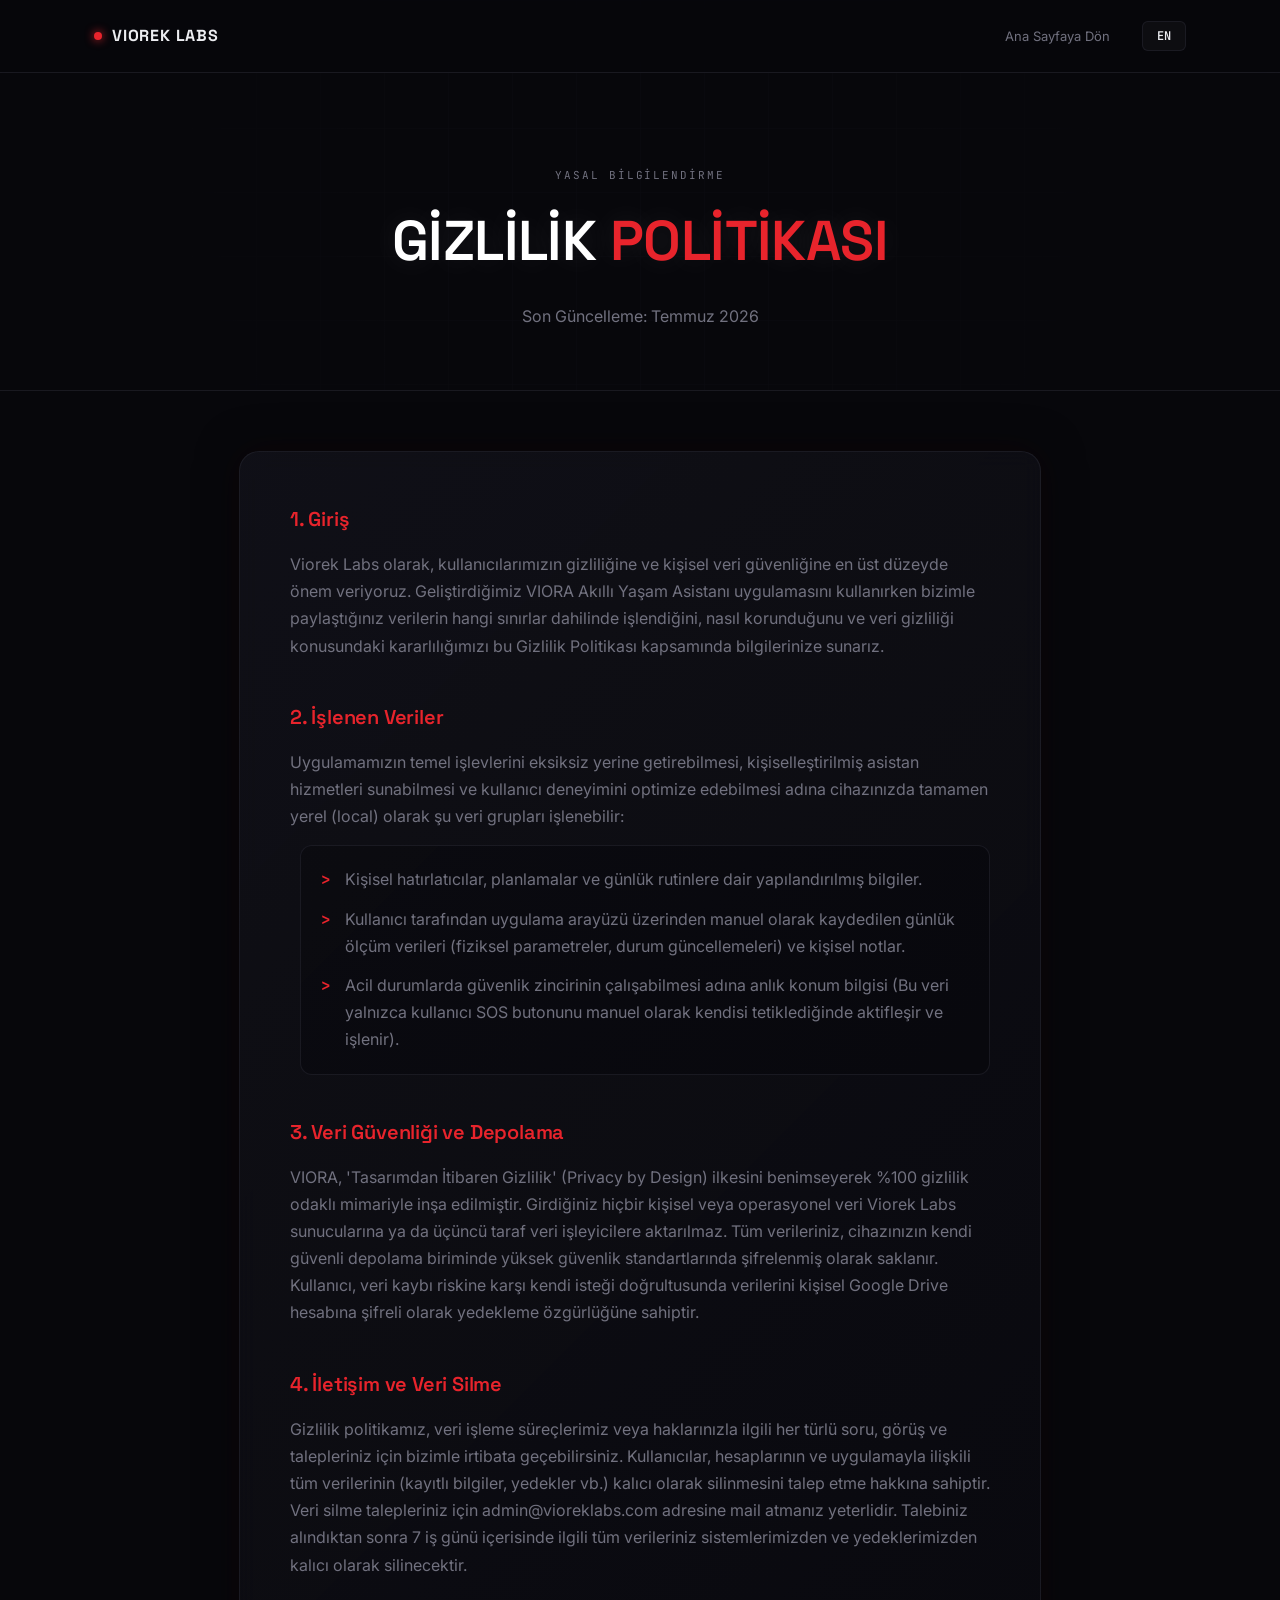
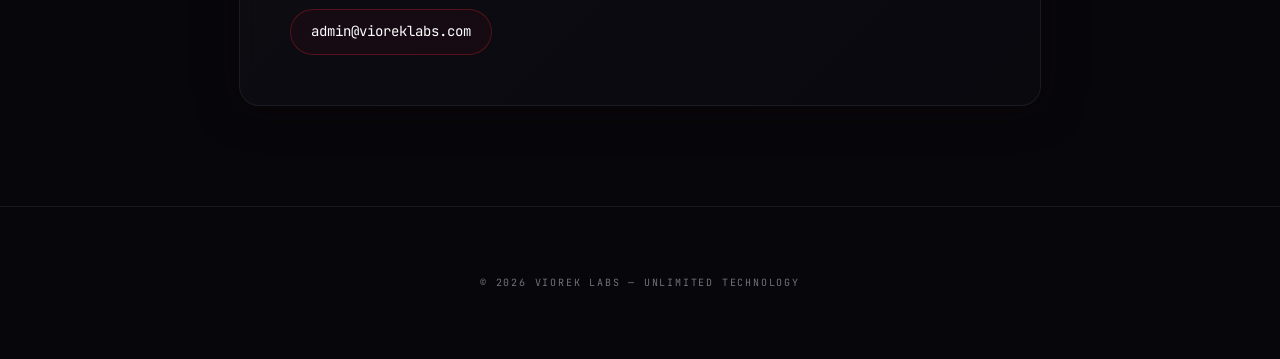
<file: viora-gizlilik.html>
<!DOCTYPE html>
<html lang="tr">
<head>
<meta charset="UTF-8">
<meta name="viewport" content="width=device-width, initial-scale=1.0">
<title>Gizlilik Politikası — Viorek Labs</title>
<meta name="description" content="Viorek Labs ve VIORA uygulaması gizlilik politikası.">

<link rel="icon" type="image/png" href="favicon.png">
<link rel="preconnect" href="https://fonts.googleapis.com">
<link rel="preconnect" href="https://fonts.gstatic.com" crossorigin>
<link href="https://fonts.googleapis.com/css2?family=Space+Grotesk:wght@400;500;600;700&family=Inter:wght@400;500;600&family=JetBrains+Mono:wght@400;500&display=swap" rel="stylesheet">

<style>
  :root {
    --void: #07070B;
    --surface: #12121A;
    --surface-2: #1A1A24;
    --line: rgba(38, 38, 47, 0.6);
    --silver: #ECEDF1;
    --muted: #71717F;
    --red: #E8242C;
    --red-deep: #5A0F14;
    --red-glow: rgba(232, 36, 44, 0.35);
    --radius-lg: 20px;
    --radius-md: 12px;
  }

  * { margin: 0; padding: 0; box-sizing: border-box; }
  html { scroll-behavior: smooth; }

  body {
    background-color: #07070B;
    background: var(--void);
    color: var(--silver);
    font-family: 'Inter', sans-serif;
    line-height: 1.7;
    overflow-x: hidden;
  }

  a { color: inherit; text-decoration: none; }
  .wrap { max-width: 850px; margin: 0 auto; padding: 0 24px; }
  .nav-wrap { max-width: 1140px; margin: 0 auto; padding: 0 24px; }

  .mono {
    font-family: 'JetBrains Mono', monospace;
    letter-spacing: 0.18em;
    text-transform: uppercase;
    font-size: 11px;
    color: var(--muted);
    display: inline-block;
    margin-bottom: 8px;
  }

  h1, h2, h3, h4 {
    font-family: 'Space Grotesk', sans-serif;
    font-weight: 600;
    letter-spacing: -0.01em;
    color: #fff;
  }

  /* ---------- NAV ---------- */
  nav {
    position: fixed;
    top: 0; left: 0; right: 0;
    z-index: 100;
    backdrop-filter: blur(14px);
    -webkit-backdrop-filter: blur(14px);
    background: rgba(7, 7, 11, 0.65);
    border-bottom: 1px solid var(--line);
  }
  nav .nav-wrap {
    display: flex;
    justify-content: space-between;
    align-items: center;
    height: 72px;
  }
  .logo-mark {
    display: flex;
    align-items: center;
    gap: 10px;
    font-family: 'Space Grotesk', sans-serif;
    font-weight: 700;
    font-size: 16px;
    letter-spacing: 0.05em;
  }
  .logo-dot {
    width: 8px;
    height: 8px;
    background: var(--red);
    border-radius: 50%;
    box-shadow: 0 0 10px var(--red);
    animation: blink 1.5s infinite;
  }
  @keyframes blink { 0%, 100% { opacity: 1; } 50% { opacity: 0.3; } }
  
  .nav-right { display: flex; align-items: center; gap: 32px; }
  
  .lang-btn {
    background: rgba(255, 255, 255, 0.03);
    border: 1px solid var(--line);
    color: var(--silver);
    padding: 6px 14px;
    border-radius: 6px;
    font-family: 'JetBrains Mono', monospace;
    font-size: 12px;
    font-weight: 600;
    cursor: pointer;
    transition: 0.3s;
  }
  .lang-btn:hover { border-color: var(--red); box-shadow: 0 0 10px var(--red-glow); background: rgba(232, 36, 44, 0.05); }

  /* ---------- HEADER / HERO ---------- */
  .policy-header {
    position: relative;
    padding-top: 160px;
    padding-bottom: 60px;
    text-align: center;
    overflow: hidden;
    border-bottom: 1px solid var(--line);
  }
  
  .hero-grid {
    position: absolute;
    inset: 0;
    background-image: linear-gradient(var(--line) 1px, transparent 1px), linear-gradient(90deg, var(--line) 1px, transparent 1px);
    background-size: 64px 64px;
    opacity: 0.15;
    mask-image: radial-gradient(circle at center, black 30%, transparent 80%);
    -webkit-mask-image: radial-gradient(circle at center, black 30%, transparent 80%);
    z-index: 0;
  }

  .header-content {
    position: relative;
    z-index: 2;
  }
  
  .policy-header h1 {
    font-size: clamp(32px, 5vw, 56px);
    margin-bottom: 15px;
    text-shadow: 0 0 30px rgba(255,255,255,0.1);
  }
  .policy-header h1 .accent { color: var(--red); }

  /* ---------- CONTENT ---------- */
  .policy-content {
    padding: 60px 0 100px 0;
    position: relative;
  }
  
  .content-box {
    background: linear-gradient(135deg, rgba(18, 18, 26, 0.8) 0%, rgba(10, 10, 15, 0.9) 100%);
    border: 1px solid var(--line);
    border-radius: var(--radius-lg);
    padding: 50px;
    box-shadow: 0 0 40px rgba(0, 0, 0, 0.5), 0 0 30px rgba(232, 36, 44, 0.05);
    backdrop-filter: blur(10px);
    -webkit-backdrop-filter: blur(10px);
  }

  @media (max-width: 768px) {
    .content-box { padding: 30px; }
  }

  .policy-section {
    margin-bottom: 40px;
  }
  .policy-section:last-child {
    margin-bottom: 0;
  }
  .policy-section h2 {
    font-size: 20px;
    margin-bottom: 15px;
    color: var(--red);
    display: flex;
    align-items: center;
    gap: 10px;
  }
  .policy-section p {
    color: var(--muted);
    margin-bottom: 15px;
  }
  .policy-section ul {
    list-style-type: none;
    color: var(--muted);
    margin-left: 10px;
    background: rgba(0,0,0,0.2);
    border: 1px solid var(--line);
    border-radius: var(--radius-md);
    padding: 20px;
  }
  .policy-section ul li {
    position: relative;
    padding-left: 24px;
    margin-bottom: 12px;
  }
  .policy-section ul li:last-child {
    margin-bottom: 0;
  }
  .policy-section ul li::before {
    content: '>';
    position: absolute;
    left: 0;
    color: var(--red);
    font-family: 'JetBrains Mono', monospace;
    font-weight: bold;
  }

  .contact-email {
    display: inline-block;
    margin-top: 15px;
    padding: 10px 20px;
    background: rgba(232, 36, 44, 0.05);
    border: 1px solid rgba(232, 36, 44, 0.3);
    color: white;
    border-radius: 50px;
    font-family: 'JetBrains Mono', monospace;
    font-size: 14px;
  }

  footer { padding: 60px 0; border-top: 1px solid var(--line); text-align: center; }
</style>
</head>
<body>

<nav>
  <div class="nav-wrap">
    <a href="index.html" class="logo-mark">
      <div class="logo-dot"></div>
      VIOREK LABS
    </a>
    <div class="nav-right">
      <a href="index.html" class="lang-target" data-tr="Ana Sayfaya Dön" data-en="Back to Home" style="font-size: 13px; color: var(--muted); transition: 0.3s;" onmouseover="this.style.color='var(--silver)'" onmouseout="this.style.color='var(--muted)'">Ana Sayfaya Dön</a>
      <button class="lang-btn" onclick="toggleLanguage()" aria-label="Switch language to English">EN</button>
    </div>
  </div>
</nav>

<header class="policy-header">
  <div class="hero-grid"></div>
  <div class="wrap header-content">
    <span class="mono lang-target" data-tr="Yasal Bilgilendirme" data-en="Legal Information">Yasal Bilgilendirme</span>
    <h1 class="lang-target" data-tr="GİZLİLİK <span class='accent'>POLİTİKASI</span>" data-en="PRIVACY <span class='accent'>POLICY</span>">GİZLİLİK <span class="accent">POLİTİKASI</span></h1>
    <p class="lang-target" data-tr="Son Güncelleme: Temmuz 2026" data-en="Last Updated: July 2026" style="color: var(--muted);">Son Güncelleme: Temmuz 2026</p>
  </div>
</header>

<main class="policy-content">
  <div class="wrap">
    <div class="content-box">
      
      <div class="policy-section">
        <h2 class="lang-target" data-tr="1. Giriş" data-en="1. Introduction">1. Giriş</h2>
        <p class="lang-target" 
           data-tr="Viorek Labs olarak, kullanıcılarımızın gizliliğine ve kişisel veri güvenliğine en üst düzeyde önem veriyoruz. Geliştirdiğimiz VIORA Akıllı Yaşam Asistanı uygulamasını kullanırken bizimle paylaştığınız verilerin hangi sınırlar dahilinde işlendiğini, nasıl korunduğunu ve veri gizliliği konusundaki kararlılığımızı bu Gizlilik Politikası kapsamında bilgilerinize sunarız." 
           data-en="At Viorek Labs, we attach the utmost importance to our users' privacy and personal data security. In this Privacy Policy, we present to your attention how the data you share with us while using the VIORA Smart Life Assistant application we developed is processed, how it is protected, and our commitment to data privacy.">
           Viorek Labs olarak, kullanıcılarımızın gizliliğine ve kişisel veri güvenliğine en üst düzeyde önem veriyoruz. Geliştirdiğimiz VIORA Akıllı Yaşam Asistanı uygulamasını kullanırken bizimle paylaştığınız verilerin hangi sınırlar dahilinde işlendiğini, nasıl korunduğunu ve veri gizliliği konusundaki kararlılığımızı bu Gizlilik Politikası kapsamında bilgilerinize sunarız.
        </p>
      </div>

      <div class="policy-section">
        <h2 class="lang-target" data-tr="2. İşlenen Veriler" data-en="2. Processed Data">2. İşlenen Veriler</h2>
        <p class="lang-target" 
           data-tr="Uygulamamızın temel işlevlerini eksiksiz yerine getirebilmesi, kişiselleştirilmiş asistan hizmetleri sunabilmesi ve kullanıcı deneyimini optimize edebilmesi adına cihazınızda tamamen yerel (local) olarak şu veri grupları işlenebilir:" 
           data-en="In order for our application to fulfill its core functions fully, provide personalized assistant services, and optimize user experience, the following data groups may be processed entirely locally on your device:">
           Uygulamamızın temel işlevlerini eksiksiz yerine getirebilmesi, kişiselleştirilmiş asistan hizmetleri sunabilmesi ve kullanıcı deneyimini optimize edebilmesi adına cihazınızda tamamen yerel (local) olarak şu veri grupları işlenebilir:
        </p>
        <ul>
          <li class="lang-target" 
              data-tr="Kişisel hatırlatıcılar, planlamalar ve günlük rutinlere dair yapılandırılmış bilgiler." 
              data-en="Structured information regarding personal reminders, schedules, and daily routines.">
              Kişisel hatırlatıcılar, planlamalar ve günlük rutinlere dair yapılandırılmış bilgiler.
          </li>
          <li class="lang-target" 
              data-tr="Kullanıcı tarafından uygulama arayüzü üzerinden manuel olarak kaydedilen günlük ölçüm verileri (fiziksel parametreler, durum güncellemeleri) ve kişisel notlar." 
              data-en="Daily measurement data (physical parameters, status updates) and personal notes manually recorded by the user through the application interface.">
              Kullanıcı tarafından uygulama arayüzü üzerinden manuel olarak kaydedilen günlük ölçüm verileri (fiziksel parametreler, durum güncellemeleri) ve kişisel notlar.
          </li>
          <li class="lang-target" 
              data-tr="Acil durumlarda güvenlik zincirinin çalışabilmesi adına anlık konum bilgisi (Bu veri yalnızca kullanıcı SOS butonunu manuel olarak kendisi tetiklediğinde aktifleşir ve işlenir)." 
              data-en="Instant location data in order for the security chain to operate in emergencies (This data is activated and processed only when the user manually triggers the SOS button themselves).">
              Acil durumlarda güvenlik zincirinin çalışabilmesi adına anlık konum bilgisi (Bu veri yalnızca kullanıcı SOS butonunu manuel olarak kendisi tetiklediğinde aktifleşir ve işlenir).
          </li>
        </ul>
      </div>

      <div class="policy-section">
        <h2 class="lang-target" data-tr="3. Veri Güvenliği ve Depolama" data-en="3. Data Security and Storage">3. Veri Güvenliği ve Depolama</h2>
        <p class="lang-target" 
           data-tr="VIORA, 'Tasarımdan İtibaren Gizlilik' (Privacy by Design) ilkesini benimseyerek %100 gizlilik odaklı mimariyle inşa edilmiştir. Girdiğiniz hiçbir kişisel veya operasyonel veri Viorek Labs sunucularına ya da üçüncü taraf veri işleyicilere aktarılmaz. Tüm verileriniz, cihazınızın kendi güvenli depolama biriminde yüksek güvenlik standartlarında şifrelenmiş olarak saklanır. Kullanıcı, veri kaybı riskine karşı kendi isteği doğrultusunda verilerini kişisel Google Drive hesabına şifreli olarak yedekleme özgürlüğüne sahiptir." 
           data-en="VIORA is built with a 100% privacy-focused architecture, adopting the 'Privacy by Design' principle. No personal or operational data you enter is transferred to Viorek Labs servers or third-party data processors. All your data is stored encrypted to high security standards within your device's own secure storage. The user has the freedom to optionally back up their data securely in encrypted form to their personal Google Drive account against the risk of data loss.">
           VIORA, 'Tasarımdan İtibaren Gizlilik' (Privacy by Design) ilkesini benimseyerek %100 gizlilik odaklı mimariyle inşa edilmiştir. Girdiğiniz hiçbir kişisel veya operasyonel veri Viorek Labs sunucularına ya da üçüncü taraf veri işleyicilere aktarılmaz. Tüm verileriniz, cihazınızın kendi güvenli depolama biriminde yüksek güvenlik standartlarında şifrelenmiş olarak saklanır. Kullanıcı, veri kaybı riskine karşı kendi isteği doğrultusunda verilerini kişisel Google Drive hesabına şifreli olarak yedekleme özgürlüğüne sahiptir.
        </p>
      </div>

      <div class="policy-section">
        <h2 class="lang-target" data-tr="4. İletişim ve Veri Silme" data-en="4. Contact and Data Deletion">4. İletişim ve Veri Silme</h2>
        <p class="lang-target" 
           data-tr="Gizlilik politikamız, veri işleme süreçlerimiz veya haklarınızla ilgili her türlü soru, görüş ve talepleriniz için bizimle irtibata geçebilirsiniz. Kullanıcılar, hesaplarının ve uygulamayla ilişkili tüm verilerinin (kayıtlı bilgiler, yedekler vb.) kalıcı olarak silinmesini talep etme hakkına sahiptir. Veri silme talepleriniz için admin@vioreklabs.com adresine mail atmanız yeterlidir. Talebiniz alındıktan sonra 7 iş günü içerisinde ilgili tüm verileriniz sistemlerimizden ve yedeklerimizden kalıcı olarak silinecektir." 
           data-en="For any questions, opinions, or requests regarding our privacy policy, data processing practices, or your rights, please contact us. Users have the right to request the permanent deletion of their accounts and all associated app data (stored info, backups, etc.). To request data deletion, simply send an email to admin@vioreklabs.com. Upon receiving your request, all related data will be permanently deleted from our systems and backups within 7 business days.">
           Gizlilik politikamız, veri işleme süreçlerimiz veya haklarınızla ilgili her türlü soru, görüş ve talepleriniz için bizimle irtibata geçebilirsiniz. Kullanıcılar, hesaplarının ve uygulamayla ilişkili tüm verilerinin (kayıtlı bilgiler, yedekler vb.) kalıcı olarak silinmesini talep etme hakkına sahiptir. Veri silme talepleriniz için admin@vioreklabs.com adresine mail atmanız yeterlidir. Talebiniz alındıktan sonra 7 iş günü içerisinde ilgili tüm verileriniz sistemlerimizden ve yedeklerimizden kalıcı olarak silinecektir.
        </p>
        <span class="contact-email">admin@vioreklabs.com</span>
      </div>

    </div>
  </div>
</main>

<footer>
  <div class="wrap">
    <p class="mono" style="font-size: 10px;">© 2026 VIOREK LABS — UNLIMITED TECHNOLOGY</p>
  </div>
</footer>

<script>
  let currentLang = 'TR';
  function toggleLanguage() {
    currentLang = currentLang === 'TR' ? 'EN' : 'TR';
    document.documentElement.lang = currentLang === 'TR' ? 'tr' : 'en';

    // Buton metnini ve etiketini güncelle
    const langBtn = document.querySelector('.lang-btn');
    langBtn.innerText = currentLang === 'TR' ? 'EN' : 'TR';
    langBtn.setAttribute('aria-label', currentLang === 'TR' ? 'Switch language to English' : 'Dili Türkçeye çevir');

    // Tüm lang-target sınıflı elementleri güncelle
    const targets = document.querySelectorAll('.lang-target');
    targets.forEach(el => {
      const translation = currentLang === 'TR' ? el.getAttribute('data-tr') : el.getAttribute('data-en');
      if(translation) {
        el.innerHTML = translation;
      }
    });
  }
</script>
</body>
</html>
</file>
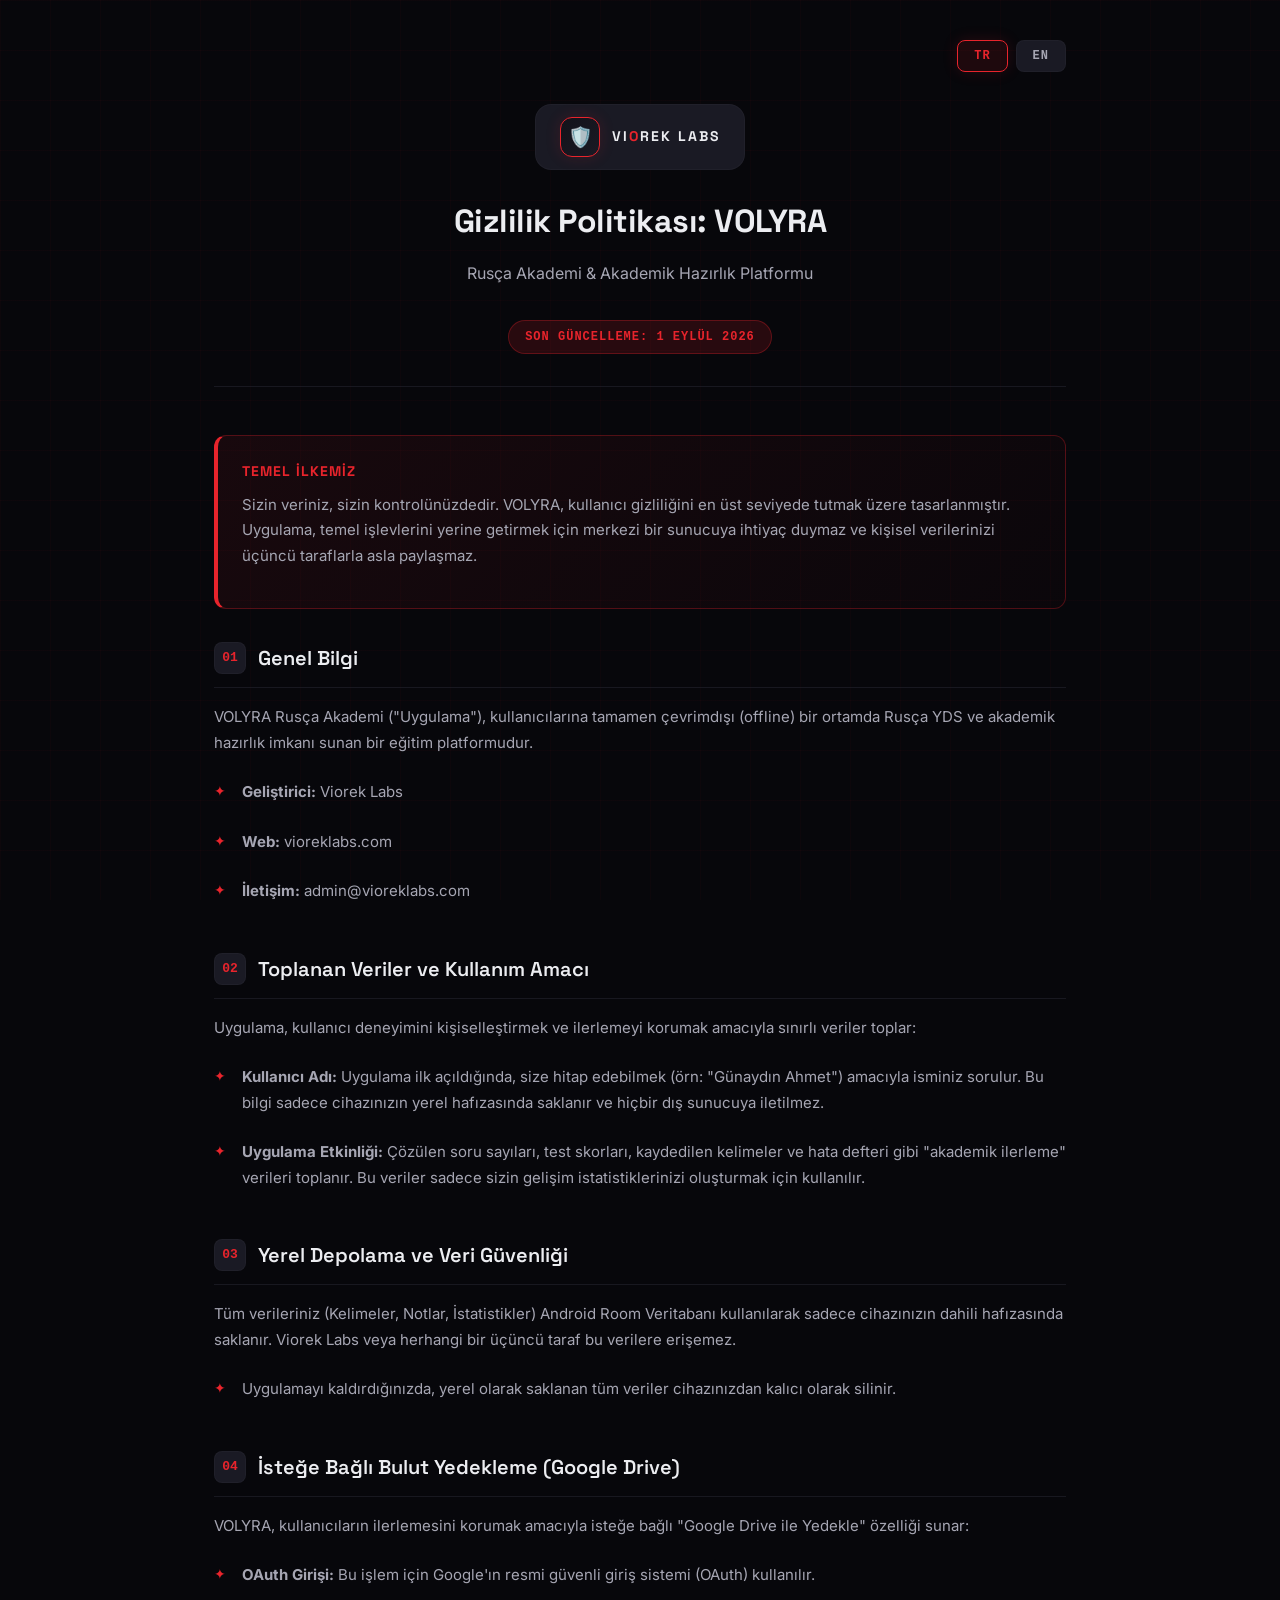
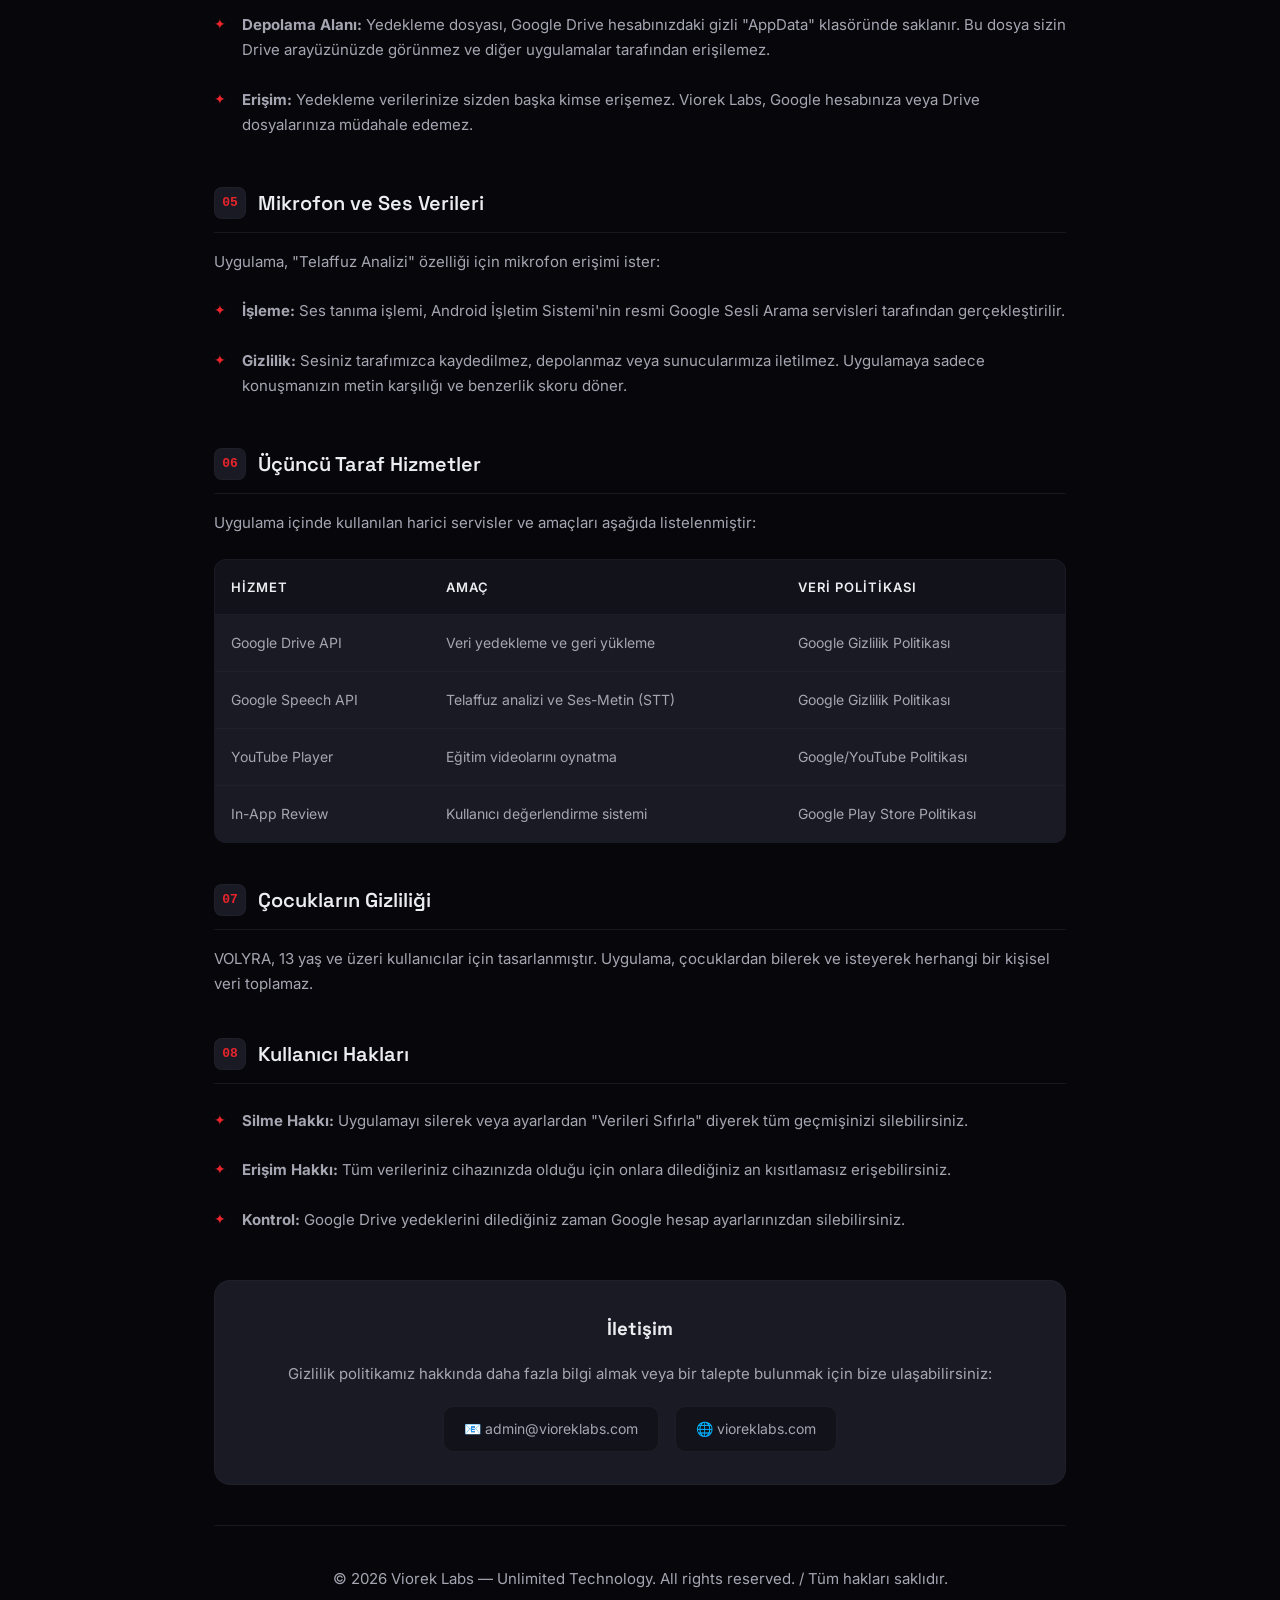
<file: volyra-gizlilik.html>
<!DOCTYPE html>
<html lang="tr">
<head>
    <meta charset="UTF-8">
    <meta name="viewport" content="width=device-width, initial-scale=1.0">
    <title>Privacy Policy & KVKK | VOLYRA — Viorek Labs</title>
    <link rel="preconnect" href="https://fonts.googleapis.com">
    <link href="https://fonts.googleapis.com/css2?family=Inter:wght@300;400;500;600;700&family=Space+Grotesk:wght@500;700&display=swap" rel="stylesheet">
    <style>
        :root {
            --bg-primary: #07070B;
            --bg-secondary: #12121a;
            --bg-card: #1A1A24;
            --bg-hover: #22222e;
            --accent: #E8242C; /* VOLYRA Kırmızı Rengi */
            --accent-glow: rgba(232, 36, 44, 0.15);
            --text-primary: #ECEDF1;
            --text-secondary: #A6A6B3;
            --text-muted: #71717F;
            --border: rgba(38, 38, 47, 0.6);
            --border-hover: rgba(232, 36, 44, 0.4);
            --success: #00e676;
        }

        * { margin: 0; padding: 0; box-sizing: border-box; }

        body {
            font-family: 'Inter', sans-serif;
            background: var(--bg-primary);
            color: var(--text-primary);
            line-height: 1.7;
            min-height: 100vh;
            overflow-x: hidden;
        }

        body::before {
            content: '';
            position: fixed;
            top: 0; left: 0;
            width: 100%; height: 100%;
            background-image: 
                linear-gradient(rgba(232, 36, 44, 0.03) 1px, transparent 1px),
                linear-gradient(90deg, rgba(232, 36, 44, 0.03) 1px, transparent 1px);
            background-size: 50px 50px;
            pointer-events: none;
            z-index: 0;
        }

        .container {
            max-width: 900px;
            margin: 0 auto;
            padding: 40px 24px;
            position: relative;
            z-index: 1;
        }

        /* --- DİL SEÇİCİ --- */
        .lang-switcher {
            display: flex;
            justify-content: flex-end;
            gap: 8px;
            margin-bottom: 32px;
        }

        .lang-btn {
            background: var(--bg-card);
            border: 1px solid var(--border);
            color: var(--text-secondary);
            padding: 8px 16px;
            border-radius: 8px;
            cursor: pointer;
            font-family: 'JetBrains Mono', monospace;
            font-size: 12px;
            font-weight: 600;
            transition: all 0.2s ease;
            text-transform: uppercase;
            letter-spacing: 1px;
        }

        .lang-btn:hover {
            border-color: var(--accent);
            color: var(--text-primary);
        }

        .lang-btn.active {
            background: rgba(232, 36, 44, 0.1);
            border-color: var(--accent);
            color: var(--accent);
            box-shadow: 0 0 15px var(--accent-glow);
        }

        .lang-content { display: none; }
        .lang-content.active { display: block; animation: fadeIn 0.4s ease; }

        @keyframes fadeIn {
            from { opacity: 0; transform: translateY(10px); }
            to { opacity: 1; transform: translateY(0); }
        }
        /* ------------------ */

        .header {
            text-align: center;
            margin-bottom: 48px;
            padding-bottom: 32px;
            border-bottom: 1px solid var(--border);
        }

        .logo-badge {
            display: inline-flex;
            align-items: center;
            gap: 12px;
            background: var(--bg-card);
            border: 1px solid var(--border);
            padding: 12px 24px;
            border-radius: 16px;
            margin-bottom: 24px;
            transition: 0.3s;
        }

        .logo-badge:hover {
            border-color: var(--accent);
            box-shadow: 0 0 20px var(--accent-glow);
        }

        .logo-icon {
            width: 40px; height: 40px;
            background: linear-gradient(135deg, #12121a, #1a1a24);
            border: 1px solid var(--accent);
            border-radius: 12px;
            display: flex;
            align-items: center;
            justify-content: center;
            font-size: 20px;
            box-shadow: 0 0 15px var(--accent-glow);
        }

        .logo-text {
            font-size: 14px;
            font-family: 'Space Grotesk', sans-serif;
            font-weight: 700;
            color: var(--text-primary);
            letter-spacing: 2px;
        }

        .logo-text span { color: var(--accent); }

        h1 {
            font-family: 'Space Grotesk', sans-serif;
            font-size: 32px;
            font-weight: 700;
            color: var(--text-primary);
            margin-bottom: 12px;
            letter-spacing: -0.5px;
        }

        .subtitle { color: var(--text-secondary); font-size: 16px; }

        .last-updated {
            display: inline-block;
            margin-top: 16px;
            padding: 6px 16px;
            background: var(--accent-glow);
            border: 1px solid rgba(232, 36, 44, 0.3);
            border-radius: 20px;
            color: var(--accent);
            font-size: 12px;
            font-family: 'JetBrains Mono', monospace;
            font-weight: 600;
            letter-spacing: 1px;
        }

        .highlight-box {
            background: linear-gradient(135deg, rgba(232, 36, 44, 0.08), rgba(232, 36, 44, 0.02));
            border: 1px solid rgba(232, 36, 44, 0.3);
            border-left: 4px solid var(--accent);
            border-radius: 12px;
            padding: 24px;
            margin: 32px 0;
            position: relative;
            overflow: hidden;
        }

        .highlight-box strong {
            color: var(--accent);
            font-size: 14px;
            text-transform: uppercase;
            letter-spacing: 1px;
            font-family: 'Space Grotesk', sans-serif;
            display: block;
            margin-top: 16px;
        }
        
        .highlight-box strong:first-child {
            margin-top: 0;
        }

        .highlight-box p {
            margin-top: 8px;
            color: var(--text-secondary);
            font-size: 15px;
        }

        .section { margin-bottom: 40px; }

        h2 {
            font-family: 'Space Grotesk', sans-serif;
            font-size: 20px;
            font-weight: 600;
            color: var(--text-primary);
            margin-bottom: 16px;
            padding-bottom: 12px;
            border-bottom: 1px solid var(--border);
            display: flex;
            align-items: center;
            gap: 12px;
        }

        .section-number {
            display: inline-flex;
            align-items: center;
            justify-content: center;
            width: 32px; height: 32px;
            background: var(--bg-card);
            border: 1px solid var(--border);
            border-radius: 8px;
            font-size: 13px;
            font-weight: 700;
            color: var(--accent);
            font-family: 'JetBrains Mono', monospace;
        }

        p {
            color: var(--text-secondary);
            margin-bottom: 16px;
            font-size: 15px;
        }

        ul { list-style: none; padding: 0; margin-bottom: 16px; }

        ul li {
            color: var(--text-secondary);
            padding: 8px 0 8px 28px;
            position: relative;
            font-size: 15px;
            margin-bottom: 8px;
        }

        ul li::before {
            content: '✦';
            position: absolute;
            left: 0;
            color: var(--accent);
            font-size: 14px;
        }

        /* --- TABLO STİLLERİ --- */
        .data-table {
            width: 100%;
            border-collapse: collapse;
            margin: 24px 0;
            background: var(--bg-card);
            border: 1px solid var(--border);
            border-radius: 12px;
            overflow: hidden;
        }

        .data-table th {
            background: var(--bg-secondary);
            color: var(--text-primary);
            padding: 16px;
            text-align: left;
            font-weight: 600;
            font-size: 13px;
            text-transform: uppercase;
            letter-spacing: 1px;
            border-bottom: 1px solid var(--border);
        }

        .data-table td {
            padding: 16px;
            color: var(--text-secondary);
            border-bottom: 1px solid var(--border);
            font-size: 14px;
        }

        .data-table tr:last-child td { border-bottom: none; }
        .data-table tr:hover td { background: var(--bg-hover); }
        /* ----------------------- */

        .contact-box {
            background: var(--bg-card);
            border: 1px solid var(--border);
            border-radius: 16px;
            padding: 32px;
            margin: 40px 0;
            text-align: center;
        }

        .contact-box h3 {
            color: var(--text-primary);
            margin-bottom: 16px;
            font-family: 'Space Grotesk', sans-serif;
        }

        .contact-links {
            display: flex;
            flex-wrap: wrap;
            justify-content: center;
            gap: 16px;
            margin-top: 16px;
        }

        .contact-link {
            display: inline-flex;
            align-items: center;
            gap: 8px;
            padding: 10px 20px;
            background: var(--bg-secondary);
            border: 1px solid var(--border);
            border-radius: 10px;
            color: var(--text-secondary);
            text-decoration: none;
            font-size: 14px;
            transition: all 0.2s ease;
        }

        .contact-link:hover {
            border-color: var(--accent);
            color: var(--accent);
            transform: translateY(-2px);
            box-shadow: 0 4px 20px var(--accent-glow);
        }

        .footer {
            text-align: center;
            padding-top: 40px;
            border-top: 1px solid var(--border);
            color: var(--text-muted);
            font-size: 13px;
        }

        @media (max-width: 640px) {
            h1 { font-size: 24px; }
            .container { padding: 30px 16px; }
            .contact-links { flex-direction: column; }
            .data-table th, .data-table td { padding: 12px; font-size: 12px; }
        }
    </style>
</head>
<body>

<div class="container">

    <div class="lang-switcher">
        <button class="lang-btn active" onclick="setLang('tr', this)">TR</button>
        <button class="lang-btn" onclick="setLang('en', this)">EN</button>
    </div>

    <div class="header">
        <div class="logo-badge">
            <div class="logo-icon">🛡️</div>
            <div class="logo-text">VI<span>O</span>REK LABS</div>
        </div>
        
        <div id="title-tr" class="lang-content active">
            <h1>Gizlilik Politikası: VOLYRA</h1>
            <p class="subtitle">Rusça Akademi & Akademik Hazırlık Platformu</p>
            <span class="last-updated">SON GÜNCELLEME: 1 EYLÜL 2026</span>
        </div>

        <div id="title-en" class="lang-content">
            <h1>Privacy Policy: VOLYRA</h1>
            <p class="subtitle">Russian Academy & Academic Preparation Platform</p>
            <span class="last-updated">LAST UPDATE: SEPTEMBER 1, 2026</span>
        </div>
    </div>

    <!-- ================= TÜRKÇE İÇERİK ================= -->
    <div id="content-tr" class="lang-content active">
        <div class="highlight-box">
            <strong>Temel İlkemiz</strong>
            <p>Sizin veriniz, sizin kontrolünüzdedir. VOLYRA, kullanıcı gizliliğini en üst seviyede tutmak üzere tasarlanmıştır. Uygulama, temel işlevlerini yerine getirmek için merkezi bir sunucuya ihtiyaç duymaz ve kişisel verilerinizi üçüncü taraflarla asla paylaşmaz.</p>
        </div>

        <div class="section">
            <h2><span class="section-number">01</span> Genel Bilgi</h2>
            <p>VOLYRA Rusça Akademi ("Uygulama"), kullanıcılarına tamamen çevrimdışı (offline) bir ortamda Rusça YDS ve akademik hazırlık imkanı sunan bir eğitim platformudur.</p>
            <ul>
                <li><strong>Geliştirici:</strong> Viorek Labs</li>
                <li><strong>Web:</strong> vioreklabs.com</li>
                <li><strong>İletişim:</strong> admin@vioreklabs.com</li>
            </ul>
        </div>

        <div class="section">
            <h2><span class="section-number">02</span> Toplanan Veriler ve Kullanım Amacı</h2>
            <p>Uygulama, kullanıcı deneyimini kişiselleştirmek ve ilerlemeyi korumak amacıyla sınırlı veriler toplar:</p>
            <ul>
                <li><strong>Kullanıcı Adı:</strong> Uygulama ilk açıldığında, size hitap edebilmek (örn: "Günaydın Ahmet") amacıyla isminiz sorulur. Bu bilgi sadece cihazınızın yerel hafızasında saklanır ve hiçbir dış sunucuya iletilmez.</li>
                <li><strong>Uygulama Etkinliği:</strong> Çözülen soru sayıları, test skorları, kaydedilen kelimeler ve hata defteri gibi "akademik ilerleme" verileri toplanır. Bu veriler sadece sizin gelişim istatistiklerinizi oluşturmak için kullanılır.</li>
            </ul>
        </div>

        <div class="section">
            <h2><span class="section-number">03</span> Yerel Depolama ve Veri Güvenliği</h2>
            <p>Tüm verileriniz (Kelimeler, Notlar, İstatistikler) Android Room Veritabanı kullanılarak sadece cihazınızın dahili hafızasında saklanır. Viorek Labs veya herhangi bir üçüncü taraf bu verilere erişemez.</p>
            <ul>
                <li>Uygulamayı kaldırdığınızda, yerel olarak saklanan tüm veriler cihazınızdan kalıcı olarak silinir.</li>
            </ul>
        </div>

        <div class="section">
            <h2><span class="section-number">04</span> İsteğe Bağlı Bulut Yedekleme (Google Drive)</h2>
            <p>VOLYRA, kullanıcıların ilerlemesini korumak amacıyla isteğe bağlı "Google Drive ile Yedekle" özelliği sunar:</p>
            <ul>
                <li><strong>OAuth Girişi:</strong> Bu işlem için Google'ın resmi güvenli giriş sistemi (OAuth) kullanılır.</li>
                <li><strong>Depolama Alanı:</strong> Yedekleme dosyası, Google Drive hesabınızdaki gizli "AppData" klasöründe saklanır. Bu dosya sizin Drive arayüzünüzde görünmez ve diğer uygulamalar tarafından erişilemez.</li>
                <li><strong>Erişim:</strong> Yedekleme verilerinize sizden başka kimse erişemez. Viorek Labs, Google hesabınıza veya Drive dosyalarınıza müdahale edemez.</li>
            </ul>
        </div>

        <div class="section">
            <h2><span class="section-number">05</span> Mikrofon ve Ses Verileri</h2>
            <p>Uygulama, "Telaffuz Analizi" özelliği için mikrofon erişimi ister:</p>
            <ul>
                <li><strong>İşleme:</strong> Ses tanıma işlemi, Android İşletim Sistemi'nin resmi Google Sesli Arama servisleri tarafından gerçekleştirilir.</li>
                <li><strong>Gizlilik:</strong> Sesiniz tarafımızca kaydedilmez, depolanmaz veya sunucularımıza iletilmez. Uygulamaya sadece konuşmanızın metin karşılığı ve benzerlik skoru döner.</li>
            </ul>
        </div>

        <div class="section">
            <h2><span class="section-number">06</span> Üçüncü Taraf Hizmetler</h2>
            <p>Uygulama içinde kullanılan harici servisler ve amaçları aşağıda listelenmiştir:</p>
            <table class="data-table">
                <thead>
                    <tr>
                        <th>Hizmet</th>
                        <th>Amaç</th>
                        <th>Veri Politikası</th>
                    </tr>
                </thead>
                <tbody>
                    <tr>
                        <td>Google Drive API</td>
                        <td>Veri yedekleme ve geri yükleme</td>
                        <td>Google Gizlilik Politikası</td>
                    </tr>
                    <tr>
                        <td>Google Speech API</td>
                        <td>Telaffuz analizi ve Ses-Metin (STT)</td>
                        <td>Google Gizlilik Politikası</td>
                    </tr>
                    <tr>
                        <td>YouTube Player</td>
                        <td>Eğitim videolarını oynatma</td>
                        <td>Google/YouTube Politikası</td>
                    </tr>
                    <tr>
                        <td>In-App Review</td>
                        <td>Kullanıcı değerlendirme sistemi</td>
                        <td>Google Play Store Politikası</td>
                    </tr>
                </tbody>
            </table>
        </div>

        <div class="section">
            <h2><span class="section-number">07</span> Çocukların Gizliliği</h2>
            <p>VOLYRA, 13 yaş ve üzeri kullanıcılar için tasarlanmıştır. Uygulama, çocuklardan bilerek ve isteyerek herhangi bir kişisel veri toplamaz.</p>
        </div>

        <div class="section">
            <h2><span class="section-number">08</span> Kullanıcı Hakları</h2>
            <ul>
                <li><strong>Silme Hakkı:</strong> Uygulamayı silerek veya ayarlardan "Verileri Sıfırla" diyerek tüm geçmişinizi silebilirsiniz.</li>
                <li><strong>Erişim Hakkı:</strong> Tüm verileriniz cihazınızda olduğu için onlara dilediğiniz an kısıtlamasız erişebilirsiniz.</li>
                <li><strong>Kontrol:</strong> Google Drive yedeklerini dilediğiniz zaman Google hesap ayarlarınızdan silebilirsiniz.</li>
            </ul>
        </div>

        <div class="contact-box">
            <h3>İletişim</h3>
            <p style="color: var(--text-secondary); margin-bottom: 20px;">Gizlilik politikamız hakkında daha fazla bilgi almak veya bir talepte bulunmak için bize ulaşabilirsiniz:</p>
            <div class="contact-links">
                <a href="mailto:admin@vioreklabs.com" class="contact-link">📧 admin@vioreklabs.com</a>
                <a href="https://vioreklabs.com" class="contact-link">🌐 vioreklabs.com</a>
            </div>
        </div>
    </div>


    <!-- ================= ENGLISH CONTENT ================= -->
    <div id="content-en" class="lang-content">
        <div class="highlight-box">
            <strong>Our Core Principle</strong>
            <p>Your data is under your control. VOLYRA is designed to maintain user privacy at the highest level. The app does not require a central server to perform its core functions and never shares your personal data with third parties.</p>
        </div>

        <div class="section">
            <h2><span class="section-number">01</span> General Information</h2>
            <p>VOLYRA Russian Academy ("App") is an educational platform offering Russian YDS and academic preparation in a completely offline environment.</p>
            <ul>
                <li><strong>Developer:</strong> Viorek Labs</li>
                <li><strong>Web:</strong> vioreklabs.com</li>
                <li><strong>Contact:</strong> admin@vioreklabs.com</li>
            </ul>
        </div>

        <div class="section">
            <h2><span class="section-number">02</span> Collected Data and Purpose</h2>
            <p>The app collects limited data to personalize the user experience and save progress:</p>
            <ul>
                <li><strong>Username:</strong> When the app is first opened, you are asked for your name so we can address you properly (e.g., "Good morning, Ahmet"). This information is stored only in your device's local memory and is never sent to an external server.</li>
                <li><strong>App Activity:</strong> "Academic progress" data such as the number of solved questions, test scores, saved words, and mistake notebooks are collected. This data is used solely to generate your personal progress statistics.</li>
            </ul>
        </div>

        <div class="section">
            <h2><span class="section-number">03</span> Local Storage and Data Security</h2>
            <p>All your data (Words, Notes, Statistics) are stored exclusively in your device's internal memory using the Android Room Database. Viorek Labs or any third party cannot access this data.</p>
            <ul>
                <li>When you uninstall the app, all locally stored data is permanently deleted from your device.</li>
            </ul>
        </div>

        <div class="section">
            <h2><span class="section-number">04</span> Optional Cloud Backup (Google Drive)</h2>
            <p>VOLYRA offers an optional "Backup with Google Drive" feature to protect users' progress:</p>
            <ul>
                <li><strong>OAuth Login:</strong> Google's official secure login system (OAuth) is used for this process.</li>
                <li><strong>Storage Space:</strong> The backup file is stored in the hidden "AppData" folder in your Google Drive account. This file is invisible in your Drive interface and cannot be accessed by other apps.</li>
                <li><strong>Access:</strong> No one but you can access your backup data. Viorek Labs cannot interfere with your Google account or Drive files.</li>
            </ul>
        </div>

        <div class="section">
            <h2><span class="section-number">05</span> Microphone and Audio Data</h2>
            <p>The app requests microphone access for the "Pronunciation Analysis" feature:</p>
            <ul>
                <li><strong>Processing:</strong> Speech recognition is performed by the Android Operating System's official Google Voice Search services.</li>
                <li><strong>Privacy:</strong> Your voice is not recorded, stored, or sent to our servers. Only the text equivalent of your speech and a similarity score are returned to the app.</li>
            </ul>
        </div>

        <div class="section">
            <h2><span class="section-number">06</span> Third-Party Services</h2>
            <p>External services used within the app and their purposes are listed below:</p>
            <table class="data-table">
                <thead>
                    <tr>
                        <th>Service</th>
                        <th>Purpose</th>
                        <th>Data Policy</th>
                    </tr>
                </thead>
                <tbody>
                    <tr>
                        <td>Google Drive API</td>
                        <td>Data backup and restore</td>
                        <td>Google Privacy Policy</td>
                    </tr>
                    <tr>
                        <td>Google Speech API</td>
                        <td>Pronunciation analysis and STT</td>
                        <td>Google Privacy Policy</td>
                    </tr>
                    <tr>
                        <td>YouTube Player</td>
                        <td>Playing educational videos</td>
                        <td>Google/YouTube Policy</td>
                    </tr>
                    <tr>
                        <td>In-App Review</td>
                        <td>User rating system</td>
                        <td>Google Play Store Policy</td>
                    </tr>
                </tbody>
            </table>
        </div>

        <div class="section">
            <h2><span class="section-number">07</span> Children's Privacy</h2>
            <p>VOLYRA is designed for users aged 13 and over. The app does not knowingly or intentionally collect any personal data from children.</p>
        </div>

        <div class="section">
            <h2><span class="section-number">08</span> User Rights</h2>
            <ul>
                <li><strong>Right to Deletion:</strong> You can delete all your history by uninstalling the app or using the "Reset Data" option in the settings.</li>
                <li><strong>Right to Access:</strong> Since all your data is on your device, you have unrestricted access to it at any time.</li>
                <li><strong>Control:</strong> You can delete your Google Drive backups anytime from your Google account settings.</li>
            </ul>
        </div>

        <div class="contact-box">
            <h3>Contact Us</h3>
            <p style="color: var(--text-secondary); margin-bottom: 20px;">To get more information about our privacy policy or to submit a request, you can reach us at:</p>
            <div class="contact-links">
                <a href="mailto:admin@vioreklabs.com" class="contact-link">📧 admin@vioreklabs.com</a>
                <a href="https://vioreklabs.com" class="contact-link">🌐 vioreklabs.com</a>
            </div>
        </div>
    </div>

    <div class="footer">
        <p>© 2026 Viorek Labs — Unlimited Technology. All rights reserved. / Tüm hakları saklıdır.</p>
    </div>
</div>

<script>
    function setLang(lang, btn) {
        // Butonların aktiflik durumunu değiştir
        document.querySelectorAll('.lang-btn').forEach(b => b.classList.remove('active'));
        btn.classList.add('active');
        
        // İçerik panellerini değiştir
        document.querySelectorAll('.lang-content').forEach(el => el.classList.remove('active'));
        document.getElementById('content-' + lang).classList.add('active');
        document.getElementById('title-' + lang).classList.add('active');
        
        // Sayfa dili etiketini güncelle
        document.documentElement.lang = lang === 'tr' ? 'tr' : 'en';
    }
</script>

</body>
</html>
</file>
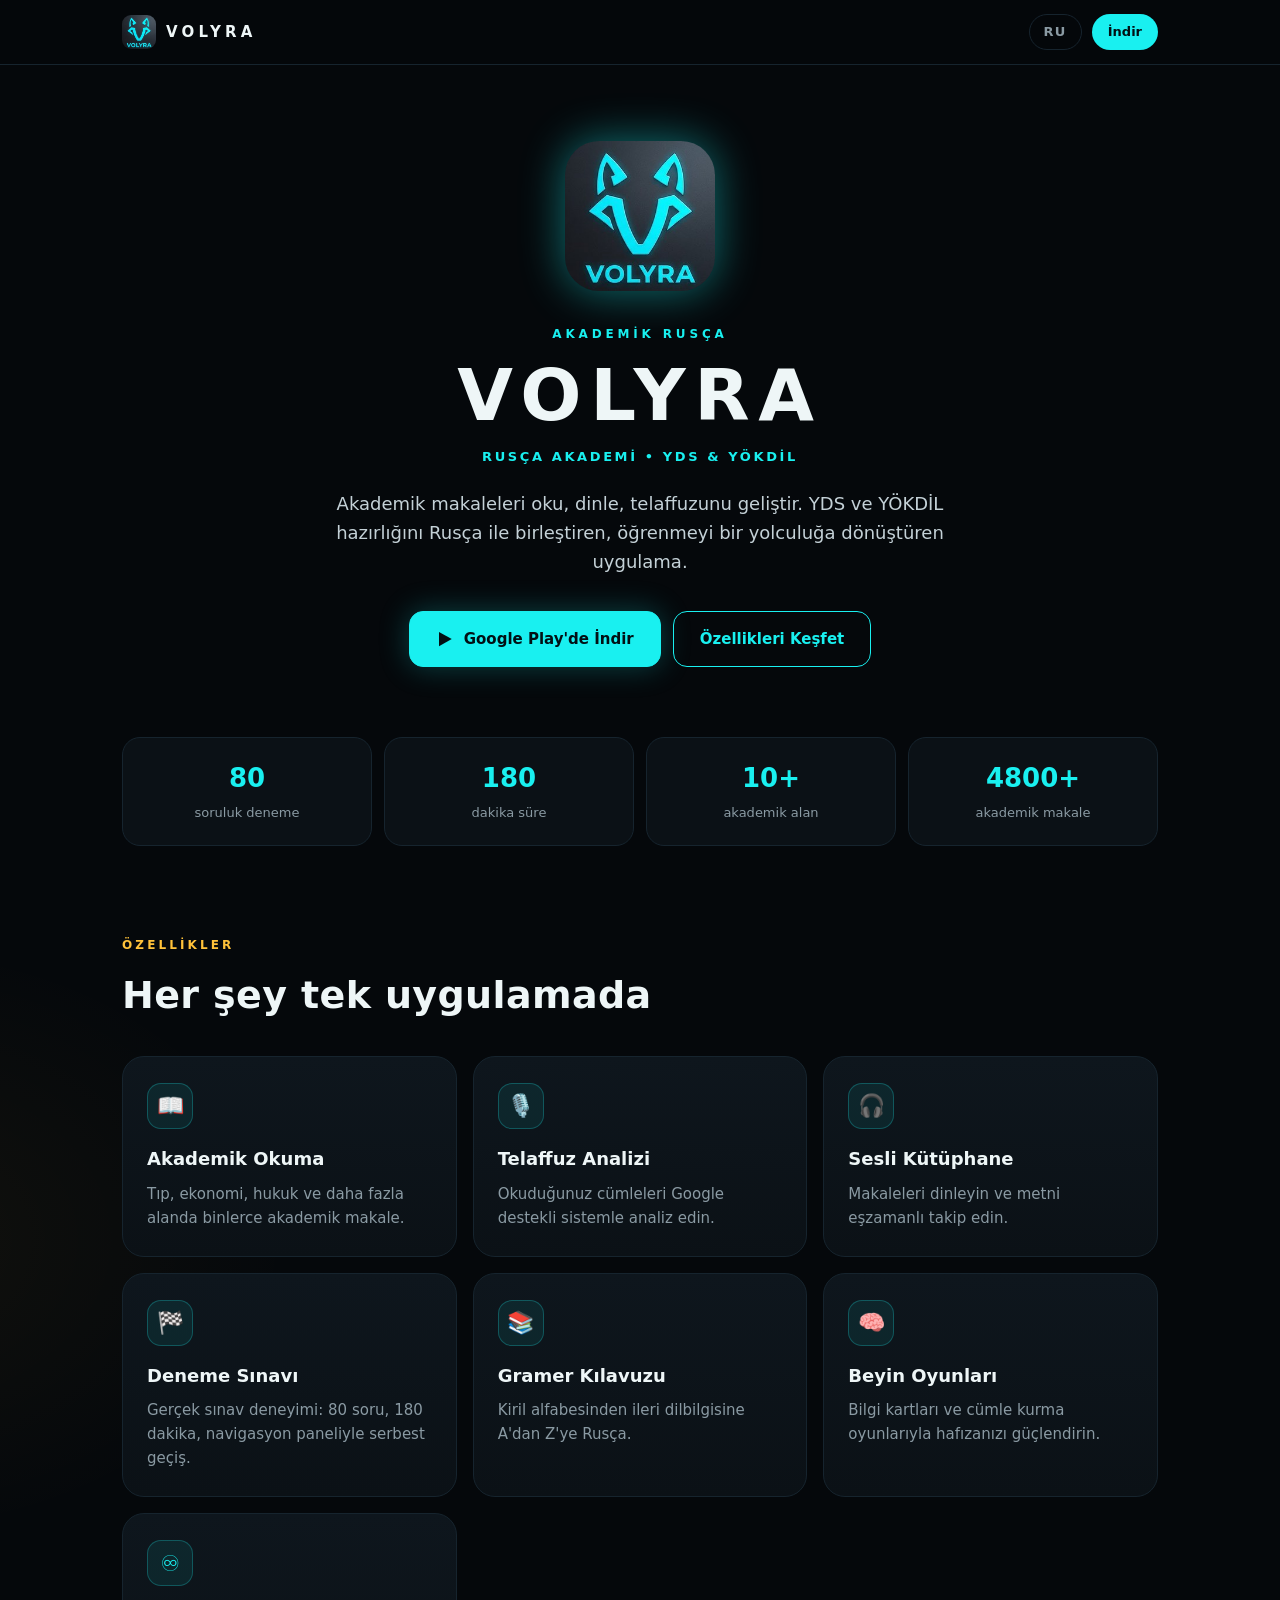
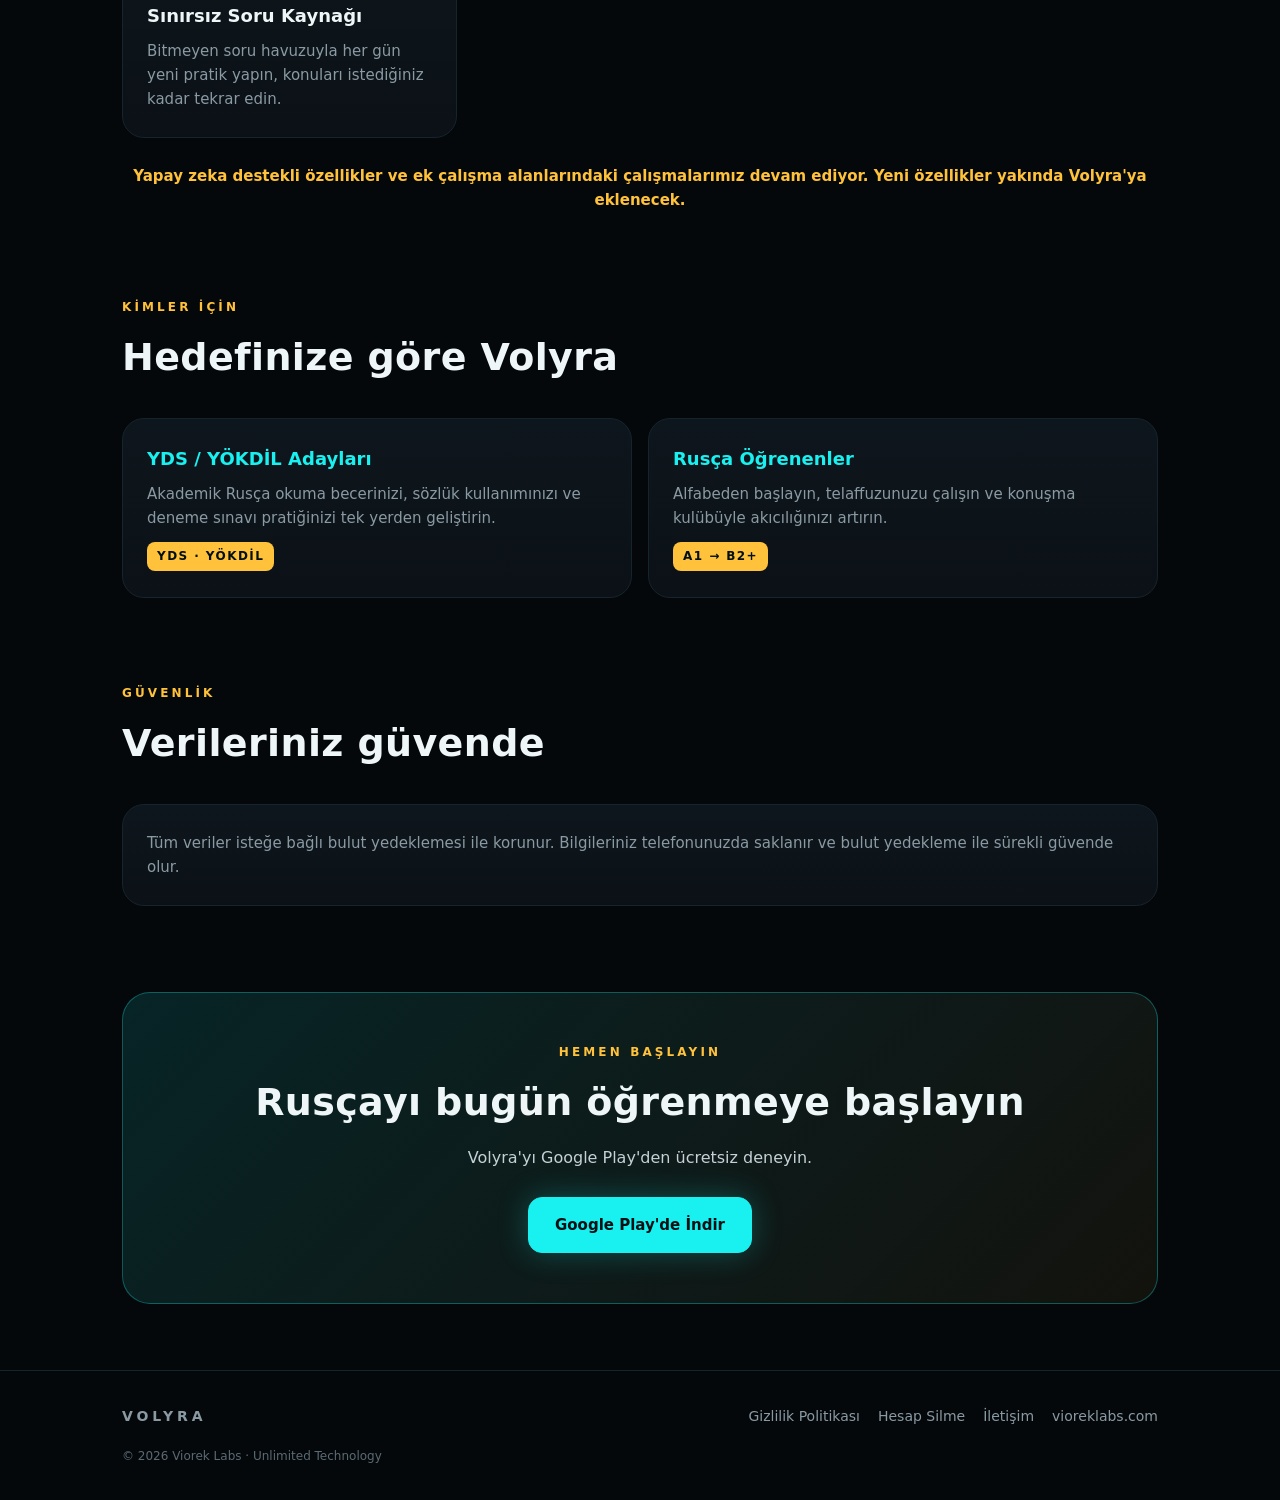
<file: volyra.html>
<!DOCTYPE html>
<html lang="tr">
<head>
<meta charset="UTF-8">
<meta name="viewport" content="width=device-width, initial-scale=1, viewport-fit=cover">
<title>Volyra: Rusça YDS YÖKDİL | Русский для YDS</title>
<meta name="description" content="Volyra: YDS ve YÖKDİL adayları ile Rusça öğrenenler için akademik okuma, telaffuz analizi, sesli kütüphane ve deneme sınavları.">
<meta name="theme-color" content="#05080b">
<style>
:root{
  --bg:#05080b; --panel:#0b1116; --panel2:#0e161d; --line:#16242e;
  --cyan:#19f0f0; --cyan-d:#0a6b6b; --gold:#ffc23a; --text:#eef6f7; --muted:#8a9aa3;
  --safe-top:env(safe-area-inset-top,0px); --safe-bot:env(safe-area-inset-bottom,0px);
}
*{box-sizing:border-box;margin:0;padding:0}
html{scroll-behavior:smooth;scroll-padding-top:calc(72px + var(--safe-top))}
body{background:var(--bg);color:var(--text);font-family:system-ui,-apple-system,"Segoe UI",Roboto,Arial,sans-serif;line-height:1.6;min-height:100vh;
  background-image:radial-gradient(900px 500px at 85% -10%,rgba(25,240,240,.10),transparent 60%),radial-gradient(700px 500px at -10% 40%,rgba(255,194,58,.05),transparent 60%);}
a{color:inherit;text-decoration:none}
.wrap{max-width:1080px;margin:0 auto;padding:0 22px}

/* dil geçişi */
.tr{display:block}.ru{display:none}
#ruToggle:checked ~ * .tr{display:none}#ruToggle:checked ~ * .ru{display:block}
span.tr{display:inline}span.ru{display:none}
#ruToggle:checked ~ * span.tr{display:none}#ruToggle:checked ~ * span.ru{display:inline}.lbl-tr{display:none}#ruToggle:checked ~ nav .lbl-ru{display:none}#ruToggle:checked ~ nav .lbl-tr{display:inline}

/* nav */
nav{position:sticky;top:0;z-index:10;background:rgba(5,8,11,.85);backdrop-filter:blur(10px);-webkit-backdrop-filter:blur(10px);border-bottom:1px solid var(--line);padding-top:var(--safe-top)}
.nav{display:flex;align-items:center;justify-content:space-between;height:64px}
.brand{display:flex;align-items:center;gap:10px;font-weight:800;letter-spacing:.28em;font-size:15px}
.logo-img{width:34px;height:34px;border-radius:9px;object-fit:cover}
.nav-right{display:flex;align-items:center;gap:10px}
.lang{background:transparent;border:1px solid var(--line);color:var(--muted);border-radius:999px;padding:7px 14px;font:inherit;font-size:13px;font-weight:700;letter-spacing:.1em;cursor:pointer}
.lang:hover{border-color:var(--cyan);color:var(--cyan)}
.btn-sm{background:var(--cyan);color:#021014;padding:8px 16px;border-radius:999px;font-weight:700;font-size:13px}

/* hero */
.hero{padding:76px 0 60px;text-align:center}
.glow{width:150px;height:150px;border-radius:34px;margin:0 auto 26px;filter:drop-shadow(0 0 22px rgba(25,240,240,.45))}
.eyebrow{color:var(--cyan);letter-spacing:.32em;font-size:12px;font-weight:700;text-transform:uppercase;margin-bottom:14px}
h1{font-size:clamp(40px,8vw,72px);font-weight:900;letter-spacing:.12em;line-height:1.05}
.sub{color:var(--cyan);letter-spacing:.2em;font-size:13px;font-weight:700;margin:14px 0 22px;text-transform:uppercase}
.lead{max-width:640px;margin:0 auto 34px;color:#c4d1d7;font-size:18px}
.cta{display:flex;gap:12px;justify-content:center;flex-wrap:wrap}
.btn{display:inline-flex;align-items:center;gap:10px;padding:15px 26px;border-radius:14px;font-weight:800;font-size:15px;border:1px solid var(--cyan);transition:.2s}
.btn.primary{background:var(--cyan);color:#021014;box-shadow:0 0 30px rgba(25,240,240,.25)}
.btn.primary:hover{box-shadow:0 0 44px rgba(25,240,240,.45);transform:translateY(-1px)}
.btn.ghost{color:var(--cyan);background:transparent}
.btn.ghost:hover{background:rgba(25,240,240,.08)}
.play-ic{width:18px;height:18px}

/* stats */
.stats{display:grid;grid-template-columns:repeat(4,1fr);gap:12px;margin:10px 0 70px}
.stat{background:var(--panel);border:1px solid var(--line);border-radius:18px;padding:20px 12px;text-align:center}
.stat b{display:block;font-size:26px;color:var(--cyan);font-weight:900}
.stat span{color:var(--muted);font-size:13px}

/* sections */
section{padding:20px 0 66px}
.label{color:var(--gold);letter-spacing:.26em;font-size:12px;font-weight:800;text-transform:uppercase;margin-bottom:10px}
h2{font-size:clamp(26px,4.5vw,38px);font-weight:800;margin-bottom:30px;letter-spacing:.01em}

/* features */
.grid{display:grid;grid-template-columns:repeat(3,1fr);gap:16px}
.card{background:linear-gradient(180deg,var(--panel2),var(--panel));border:1px solid var(--line);border-radius:22px;padding:26px 24px;transition:.2s}
.card:hover{border-color:var(--cyan-d);transform:translateY(-2px)}
.ico{width:46px;height:46px;border-radius:14px;display:grid;place-items:center;background:rgba(25,240,240,.08);border:1px solid rgba(25,240,240,.25);color:var(--cyan);font-size:22px;margin-bottom:16px}
.card h3{font-size:18px;margin-bottom:8px}
.card p{color:var(--muted);font-size:15px}
.more{margin-top:26px;text-align:center;color:var(--gold);font-size:15px;font-weight:600}

/* audience */
.aud{display:grid;grid-template-columns:1fr 1fr;gap:16px}
.aud .card h3{color:var(--cyan)}
.badge{display:inline-block;margin-top:12px;font-size:12px;letter-spacing:.12em;font-weight:800;color:#021014;background:var(--gold);padding:5px 10px;border-radius:8px}

/* cta band */
.band{background:linear-gradient(135deg,rgba(25,240,240,.12),rgba(255,194,58,.06));border:1px solid rgba(25,240,240,.3);border-radius:28px;padding:50px 24px;text-align:center}
.band p{color:#c4d1d7;max-width:560px;margin:12px auto 26px}

/* footer */
footer{border-top:1px solid var(--line);padding:34px 0 calc(34px + var(--safe-bot));color:var(--muted);font-size:14px}
.foot{display:flex;flex-wrap:wrap;justify-content:space-between;gap:18px;align-items:center}
.links{display:flex;gap:18px;flex-wrap:wrap}
.links a:hover{color:var(--cyan)}
.dev{margin-top:20px;font-size:12px;color:#5b6a73}

@media (max-width:820px){
  .grid{grid-template-columns:1fr 1fr}
  .stats{grid-template-columns:repeat(2,1fr)}
}
@media (max-width:560px){
  .grid,.aud{grid-template-columns:1fr}
  .hero{padding:56px 0 44px}
  .lead{font-size:16px}
}
</style>
</head>
<body>
<input type="checkbox" id="ruToggle" hidden>

<nav>
  <div class="wrap nav">
    <a href="#top" class="brand" id="top">
      <img class="logo-img" src="[data-uri]" alt="Volyra logo">
      VOLYRA
    </a>
    <div class="nav-right">
      <label for="ruToggle" class="lang" id="langBtn" style="display:inline-block;cursor:pointer;user-select:none"><span class="lbl-ru">RU</span><span class="lbl-tr">TR</span></label>
      <a class="btn-sm" href="https://play.google.com/store/apps/details?id=com.alfa.rusca" target="_blank" rel="noopener">
        <span class="tr">İndir</span><span class="ru">Скачать</span>
      </a>
    </div>
  </div>
</nav>

<header class="hero wrap">
  <img class="glow" src="[data-uri]" alt="Volyra logo">
  <div class="eyebrow"><span class="tr">Akademik Rusça</span><span class="ru">Академический русский</span></div>
  <h1>VOLYRA</h1>
  <div class="sub"><span class="tr">Rusça Akademi • YDS & YÖKDİL</span><span class="ru">Русская академия • YDS & YÖKDİL</span></div>
  <p class="lead">
    <span class="tr">Akademik makaleleri oku, dinle, telaffuzunu geliştir. YDS ve YÖKDİL hazırlığını Rusça ile birleştiren, öğrenmeyi bir yolculuğa dönüştüren uygulama.</span>
    <span class="ru">Читай, слушай и совершенствуй произношение академических статей. Приложение, которое объединяет подготовку к YDS и YÖKDİL с изучением русского языка.</span>
  </p>
  <div class="cta">
    <a class="btn primary" href="https://play.google.com/store/apps/details?id=com.alfa.rusca" target="_blank" rel="noopener">
      <svg class="play-ic" viewBox="0 0 24 24" fill="currentColor" aria-hidden="true"><path d="M4 2.5v19l17-9.5z"/></svg>
      <span class="tr">Google Play'de İndir</span><span class="ru">Скачать в Google Play</span>
    </a>
    <a class="btn ghost" href="#ozellikler"><span class="tr">Özellikleri Keşfet</span><span class="ru">Узнать больше</span></a>
  </div>
</header>

<div class="wrap">
  <div class="stats">
    <div class="stat"><b>80</b><span class="tr">soruluk deneme</span><span class="ru">вопросов в пробном экзамене</span></div>
    <div class="stat"><b>180</b><span class="tr">dakika süre</span><span class="ru">минут на экзамен</span></div>
    <div class="stat"><b>10+</b><span class="tr">akademik alan</span><span class="ru">академических областей</span></div>
    <div class="stat"><b>4800+</b><span class="tr">akademik makale</span><span class="ru">академических статей</span></div>
  </div>

  <section id="ozellikler">
    <div class="label"><span class="tr">Özellikler</span><span class="ru">Возможности</span></div>
    <h2><span class="tr">Her şey tek uygulamada</span><span class="ru">Всё в одном приложении</span></h2>
    <div class="grid">
      <div class="card">
        <div class="ico">📖</div>
        <h3><span class="tr">Akademik Okuma</span><span class="ru">Академическое чтение</span></h3>
        <p><span class="tr">Tıp, ekonomi, hukuk ve daha fazla alanda binlerce akademik makale.</span><span class="ru">Тысячи статей по медицине, экономике, праву и другим областям.</span></p>
      </div>
      <div class="card">
        <div class="ico">🎙️</div>
        <h3><span class="tr">Telaffuz Analizi</span><span class="ru">Анализ произношения</span></h3>
        <p><span class="tr">Okuduğunuz cümleleri Google destekli sistemle analiz edin.</span><span class="ru">Анализируйте прочитанные предложения с помощью системы на базе Google.</span></p>
      </div>
      <div class="card">
        <div class="ico">🎧</div>
        <h3><span class="tr">Sesli Kütüphane</span><span class="ru">Аудиобиблиотека</span></h3>
        <p><span class="tr">Makaleleri dinleyin ve metni eşzamanlı takip edin.</span><span class="ru">Слушайте статьи и следите за текстом синхронно.</span></p>
      </div>
      <div class="card">
        <div class="ico">🏁</div>
        <h3><span class="tr">Deneme Sınavı</span><span class="ru">Пробный экзамен</span></h3>
        <p><span class="tr">Gerçek sınav deneyimi: 80 soru, 180 dakika, navigasyon paneliyle serbest geçiş.</span><span class="ru">Опыт реального экзамена: 80 вопросов, 180 минут, свободная навигация между вопросами.</span></p>
      </div>
      <div class="card">
        <div class="ico">📚</div>
        <h3><span class="tr">Gramer Kılavuzu</span><span class="ru">Грамматический справочник</span></h3>
        <p><span class="tr">Kiril alfabesinden ileri dilbilgisine A'dan Z'ye Rusça.</span><span class="ru">От кириллицы до продвинутой грамматики: русский от А до Я.</span></p>
      </div>
      <div class="card">
        <div class="ico">🧠</div>
        <h3><span class="tr">Beyin Oyunları</span><span class="ru">Игры для мозга</span></h3>
        <p><span class="tr">Bilgi kartları ve cümle kurma oyunlarıyla hafızanızı güçlendirin.</span><span class="ru">Укрепляйте память с помощью карточек и игр на составление предложений.</span></p>
      </div>
      <div class="card">
        <div class="ico">♾️</div>
        <h3><span class="tr">Sınırsız Soru Kaynağı</span><span class="ru">Неограниченный источник вопросов</span></h3>
        <p><span class="tr">Bitmeyen soru havuzuyla her gün yeni pratik yapın, konuları istediğiniz kadar tekrar edin.</span><span class="ru">Практикуйтесь каждый день с неисчерпаемым банком вопросов и повторяйте темы сколько угодно.</span></p>
      </div>
    </div>
    <p class="more"><span class="tr">Yapay zeka destekli özellikler ve ek çalışma alanlarındaki çalışmalarımız devam ediyor. Yeni özellikler yakında Volyra'ya eklenecek.</span><span class="ru">Работа над функциями на базе искусственного интеллекта и над дополнительными учебными разделами продолжается. Новые возможности скоро появятся в Volyra.</span></p>
  </section>

  <section>
    <div class="label"><span class="tr">Kimler için</span><span class="ru">Для кого</span></div>
    <h2><span class="tr">Hedefinize göre Volyra</span><span class="ru">Volyra под вашу цель</span></h2>
    <div class="aud">
      <div class="card">
        <h3><span class="tr">YDS / YÖKDİL Adayları</span><span class="ru">Кандидаты YDS / YÖKDİL</span></h3>
        <p><span class="tr">Akademik Rusça okuma becerinizi, sözlük kullanımınızı ve deneme sınavı pratiğinizi tek yerden geliştirin.</span><span class="ru">Развивайте навыки чтения академических текстов, работу со словарём и практику пробных экзаменов в одном месте.</span></p>
        <span class="badge">YDS · YÖKDİL</span>
      </div>
      <div class="card">
        <h3><span class="tr">Rusça Öğrenenler</span><span class="ru">Изучающие русский</span></h3>
        <p><span class="tr">Alfabeden başlayın, telaffuzunuzu çalışın ve konuşma kulübüyle akıcılığınızı artırın.</span><span class="ru">Начните с алфавита, отрабатывайте произношение и повышайте беглость в разговорном клубе.</span></p>
        <span class="badge">A1 → B2+</span>
      </div>
    </div>
  </section>

  <section>
    <div class="label"><span class="tr">Güvenlik</span><span class="ru">Безопасность</span></div>
    <h2><span class="tr">Verileriniz güvende</span><span class="ru">Ваши данные в безопасности</span></h2>
    <div class="card">
      <p><span class="tr">Tüm veriler isteğe bağlı bulut yedeklemesi ile korunur. Bilgileriniz telefonunuzda saklanır ve bulut yedekleme ile sürekli güvende olur.</span><span class="ru">Все данные защищаются с помощью необязательного облачного резервного копирования. Ваша информация хранится на телефоне и при резервном копировании в облаке остаётся в безопасности.</span></p>
    </div>
  </section>

  <section>
    <div class="band">
      <div class="label"><span class="tr">Hemen başlayın</span><span class="ru">Начните сейчас</span></div>
      <h2 style="margin-bottom:6px"><span class="tr">Rusçayı bugün öğrenmeye başlayın</span><span class="ru">Начните изучать русский сегодня</span></h2>
      <p><span class="tr">Volyra'yı Google Play'den ücretsiz deneyin.</span><span class="ru">Попробуйте Volyra в Google Play.</span></p>
      <a class="btn primary" href="https://play.google.com/store/apps/details?id=com.alfa.rusca" target="_blank" rel="noopener">
        <span class="tr">Google Play'de İndir</span><span class="ru">Скачать в Google Play</span>
      </a>
    </div>
  </section>
</div>

<footer>
  <div class="wrap">
    <div class="foot">
      <div class="brand" style="font-size:14px">VOLYRA</div>
      <div class="links">
        <a href="https://vioreklabs.com/volyra-gizlilik.html" target="_blank" rel="noopener"><span class="tr">Gizlilik Politikası</span><span class="ru">Политика конфиденциальности</span></a>
        <a href="https://vioreklabs.com/hesap-silme.html" target="_blank" rel="noopener"><span class="tr">Hesap Silme</span><span class="ru">Удаление аккаунта</span></a>
        <a href="mailto:ahmetpinargoksel@gmail.com"><span class="tr">İletişim</span><span class="ru">Контакт</span></a>
        <a href="https://vioreklabs.com" target="_blank" rel="noopener">vioreklabs.com</a>
      </div>
    </div>
    <div class="dev">© 2026 Viorek Labs · Unlimited Technology</div>
  </div>
</footer>

</body>
</html>
</file>
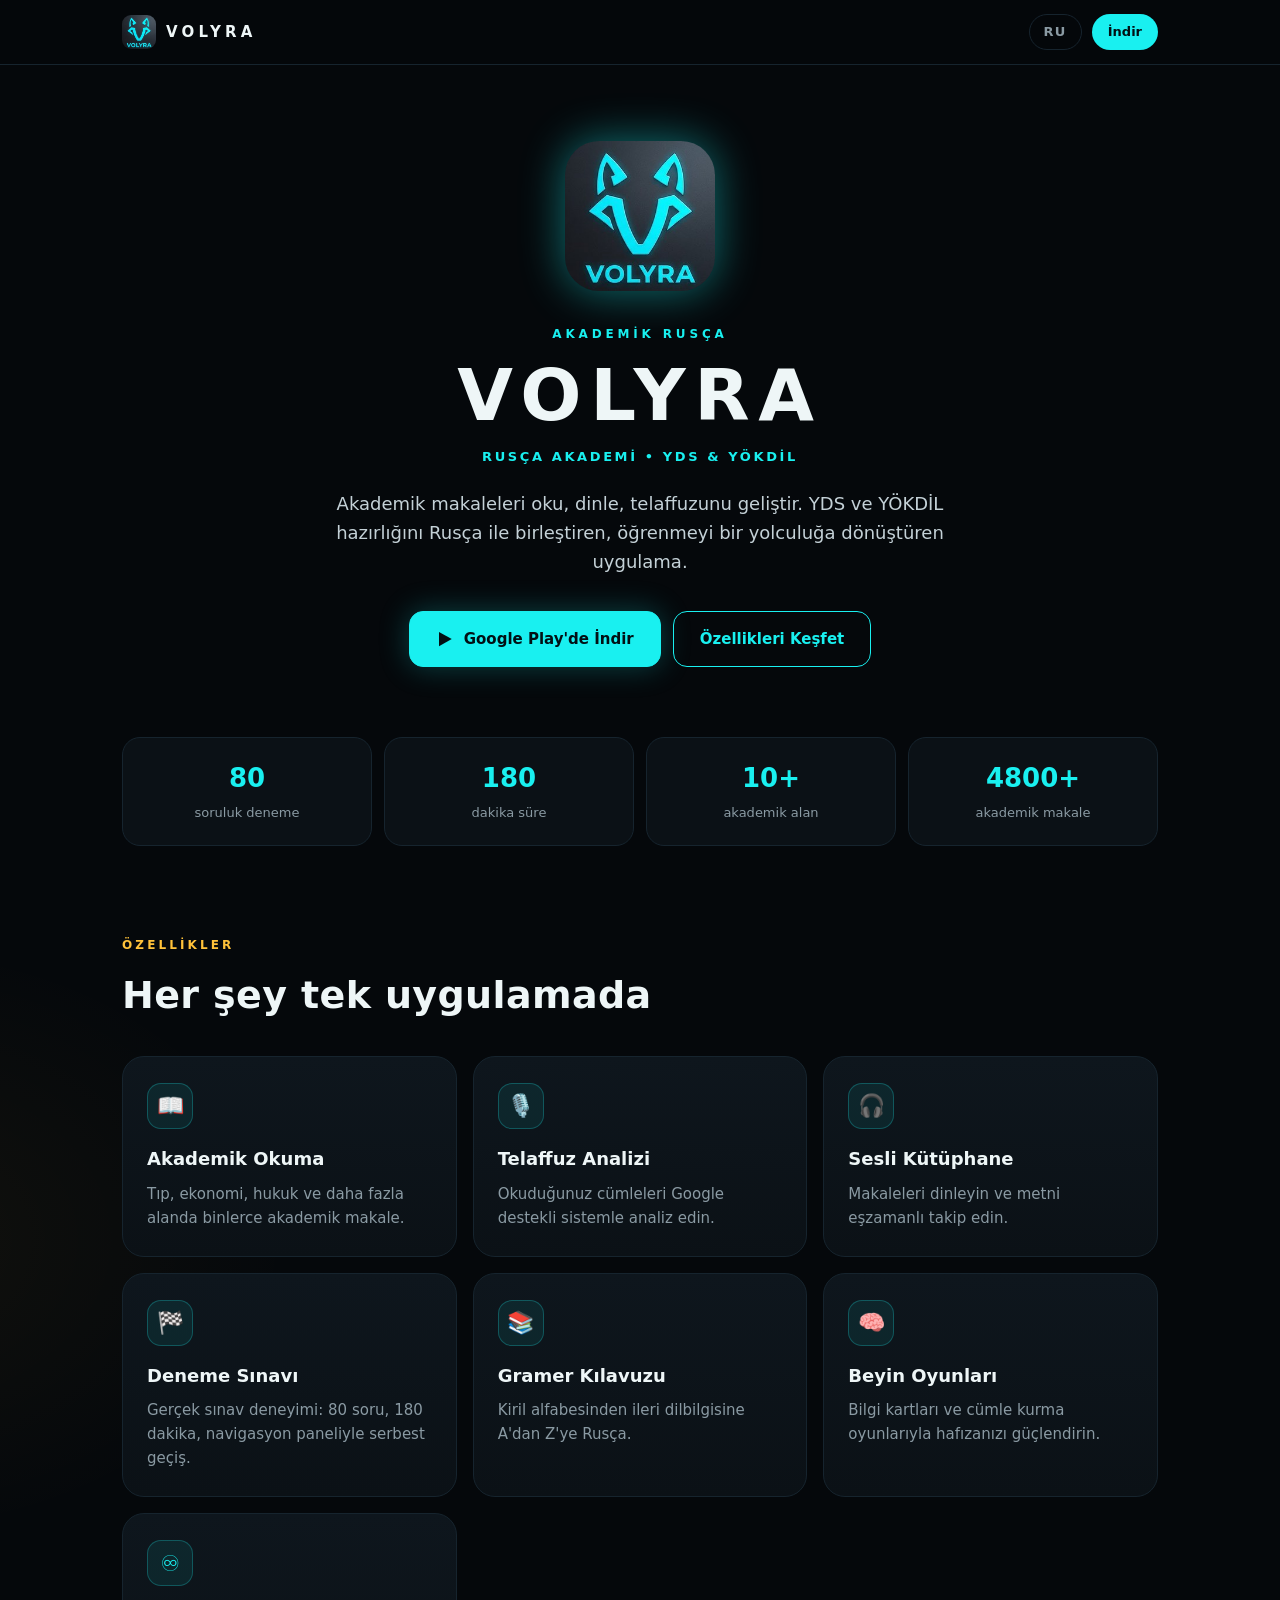
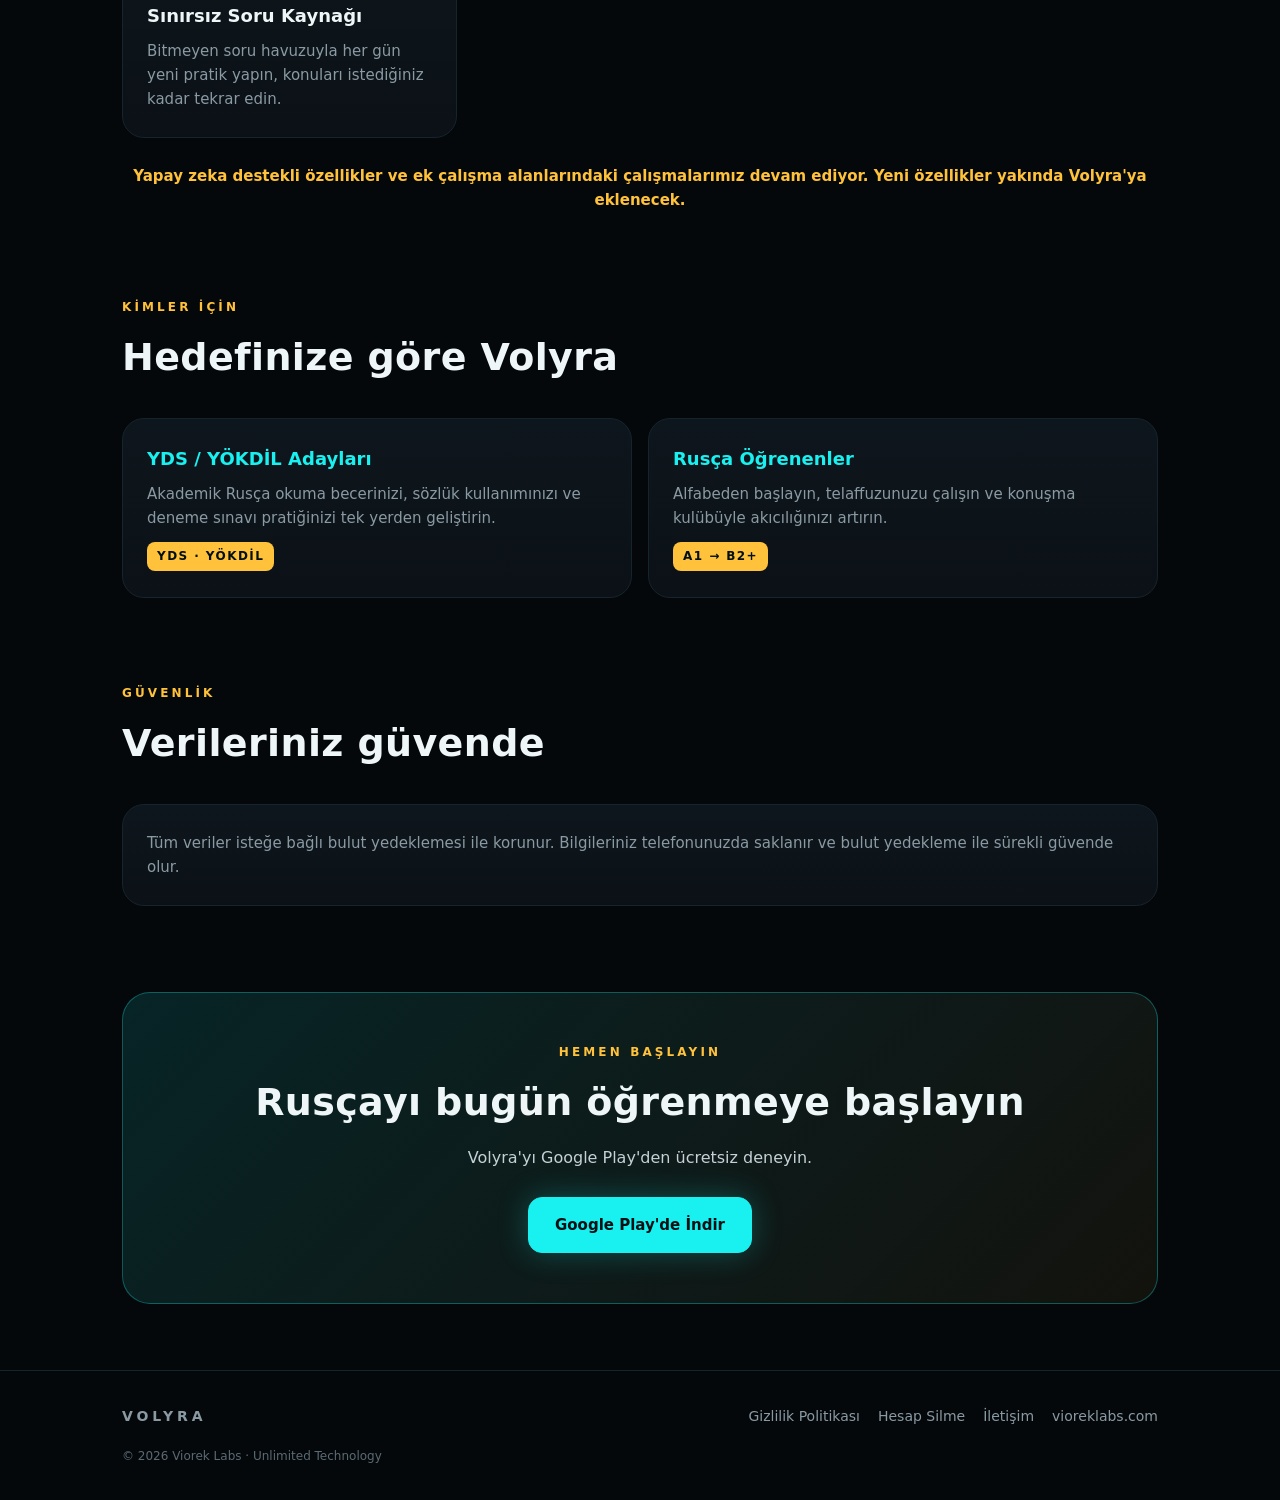
<file: Volyra.html>
<!DOCTYPE html>
<html lang="tr">
<head>
<meta charset="UTF-8">
<meta name="viewport" content="width=device-width, initial-scale=1, viewport-fit=cover">
<title>Volyra: Rusça YDS YÖKDİL | Русский для YDS</title>
<meta name="description" content="Volyra: YDS ve YÖKDİL adayları ile Rusça öğrenenler için akademik okuma, telaffuz analizi, sesli kütüphane ve deneme sınavları.">
<meta name="theme-color" content="#05080b">
<style>
:root{
  --bg:#05080b; --panel:#0b1116; --panel2:#0e161d; --line:#16242e;
  --cyan:#19f0f0; --cyan-d:#0a6b6b; --gold:#ffc23a; --text:#eef6f7; --muted:#8a9aa3;
  --safe-top:env(safe-area-inset-top,0px); --safe-bot:env(safe-area-inset-bottom,0px);
}
*{box-sizing:border-box;margin:0;padding:0}
html{scroll-behavior:smooth;scroll-padding-top:calc(72px + var(--safe-top))}
body{background:var(--bg);color:var(--text);font-family:system-ui,-apple-system,"Segoe UI",Roboto,Arial,sans-serif;line-height:1.6;min-height:100vh;
  background-image:radial-gradient(900px 500px at 85% -10%,rgba(25,240,240,.10),transparent 60%),radial-gradient(700px 500px at -10% 40%,rgba(255,194,58,.05),transparent 60%);}
a{color:inherit;text-decoration:none}
.wrap{max-width:1080px;margin:0 auto;padding:0 22px}

/* dil geçişi */
.tr{display:block}.ru{display:none}
body.ru .tr{display:none}body.ru .ru{display:block}
span.tr{display:inline}span.ru{display:none}
body.ru span.tr{display:none}body.ru span.ru{display:inline}

/* nav */
nav{position:sticky;top:0;z-index:10;background:rgba(5,8,11,.85);backdrop-filter:blur(10px);-webkit-backdrop-filter:blur(10px);border-bottom:1px solid var(--line);padding-top:var(--safe-top)}
.nav{display:flex;align-items:center;justify-content:space-between;height:64px}
.brand{display:flex;align-items:center;gap:10px;font-weight:800;letter-spacing:.28em;font-size:15px}
.logo-img{width:34px;height:34px;border-radius:9px;object-fit:cover}
.nav-right{display:flex;align-items:center;gap:10px}
.lang{background:transparent;border:1px solid var(--line);color:var(--muted);border-radius:999px;padding:7px 14px;font:inherit;font-size:13px;font-weight:700;letter-spacing:.1em;cursor:pointer}
.lang:hover{border-color:var(--cyan);color:var(--cyan)}
.btn-sm{background:var(--cyan);color:#021014;padding:8px 16px;border-radius:999px;font-weight:700;font-size:13px}

/* hero */
.hero{padding:76px 0 60px;text-align:center}
.glow{width:150px;height:150px;border-radius:34px;margin:0 auto 26px;filter:drop-shadow(0 0 22px rgba(25,240,240,.45))}
.eyebrow{color:var(--cyan);letter-spacing:.32em;font-size:12px;font-weight:700;text-transform:uppercase;margin-bottom:14px}
h1{font-size:clamp(40px,8vw,72px);font-weight:900;letter-spacing:.12em;line-height:1.05}
.sub{color:var(--cyan);letter-spacing:.2em;font-size:13px;font-weight:700;margin:14px 0 22px;text-transform:uppercase}
.lead{max-width:640px;margin:0 auto 34px;color:#c4d1d7;font-size:18px}
.cta{display:flex;gap:12px;justify-content:center;flex-wrap:wrap}
.btn{display:inline-flex;align-items:center;gap:10px;padding:15px 26px;border-radius:14px;font-weight:800;font-size:15px;border:1px solid var(--cyan);transition:.2s}
.btn.primary{background:var(--cyan);color:#021014;box-shadow:0 0 30px rgba(25,240,240,.25)}
.btn.primary:hover{box-shadow:0 0 44px rgba(25,240,240,.45);transform:translateY(-1px)}
.btn.ghost{color:var(--cyan);background:transparent}
.btn.ghost:hover{background:rgba(25,240,240,.08)}
.play-ic{width:18px;height:18px}

/* stats */
.stats{display:grid;grid-template-columns:repeat(4,1fr);gap:12px;margin:10px 0 70px}
.stat{background:var(--panel);border:1px solid var(--line);border-radius:18px;padding:20px 12px;text-align:center}
.stat b{display:block;font-size:26px;color:var(--cyan);font-weight:900}
.stat span{color:var(--muted);font-size:13px}

/* sections */
section{padding:20px 0 66px}
.label{color:var(--gold);letter-spacing:.26em;font-size:12px;font-weight:800;text-transform:uppercase;margin-bottom:10px}
h2{font-size:clamp(26px,4.5vw,38px);font-weight:800;margin-bottom:30px;letter-spacing:.01em}

/* features */
.grid{display:grid;grid-template-columns:repeat(3,1fr);gap:16px}
.card{background:linear-gradient(180deg,var(--panel2),var(--panel));border:1px solid var(--line);border-radius:22px;padding:26px 24px;transition:.2s}
.card:hover{border-color:var(--cyan-d);transform:translateY(-2px)}
.ico{width:46px;height:46px;border-radius:14px;display:grid;place-items:center;background:rgba(25,240,240,.08);border:1px solid rgba(25,240,240,.25);color:var(--cyan);font-size:22px;margin-bottom:16px}
.card h3{font-size:18px;margin-bottom:8px}
.card p{color:var(--muted);font-size:15px}
.more{margin-top:26px;text-align:center;color:var(--gold);font-size:15px;font-weight:600}

/* audience */
.aud{display:grid;grid-template-columns:1fr 1fr;gap:16px}
.aud .card h3{color:var(--cyan)}
.badge{display:inline-block;margin-top:12px;font-size:12px;letter-spacing:.12em;font-weight:800;color:#021014;background:var(--gold);padding:5px 10px;border-radius:8px}

/* cta band */
.band{background:linear-gradient(135deg,rgba(25,240,240,.12),rgba(255,194,58,.06));border:1px solid rgba(25,240,240,.3);border-radius:28px;padding:50px 24px;text-align:center}
.band p{color:#c4d1d7;max-width:560px;margin:12px auto 26px}

/* footer */
footer{border-top:1px solid var(--line);padding:34px 0 calc(34px + var(--safe-bot));color:var(--muted);font-size:14px}
.foot{display:flex;flex-wrap:wrap;justify-content:space-between;gap:18px;align-items:center}
.links{display:flex;gap:18px;flex-wrap:wrap}
.links a:hover{color:var(--cyan)}
.dev{margin-top:20px;font-size:12px;color:#5b6a73}

@media (max-width:820px){
  .grid{grid-template-columns:1fr 1fr}
  .stats{grid-template-columns:repeat(2,1fr)}
}
@media (max-width:560px){
  .grid,.aud{grid-template-columns:1fr}
  .hero{padding:56px 0 44px}
  .lead{font-size:16px}
}
</style>
</head>
<body>

<nav>
  <div class="wrap nav">
    <a href="#top" class="brand" id="top">
      <img class="logo-img" src="[data-uri]" alt="Volyra logo">
      VOLYRA
    </a>
    <div class="nav-right">
      <button class="lang" id="langBtn" onclick="toggleLang()">RU</button>
      <a class="btn-sm" href="https://play.google.com/store/apps/details?id=com.alfa.rusca" target="_blank" rel="noopener">
        <span class="tr">İndir</span><span class="ru">Скачать</span>
      </a>
    </div>
  </div>
</nav>

<header class="hero wrap">
  <img class="glow" src="[data-uri]" alt="Volyra logo">
  <div class="eyebrow"><span class="tr">Akademik Rusça</span><span class="ru">Академический русский</span></div>
  <h1>VOLYRA</h1>
  <div class="sub"><span class="tr">Rusça Akademi • YDS & YÖKDİL</span><span class="ru">Русская академия • YDS & YÖKDİL</span></div>
  <p class="lead">
    <span class="tr">Akademik makaleleri oku, dinle, telaffuzunu geliştir. YDS ve YÖKDİL hazırlığını Rusça ile birleştiren, öğrenmeyi bir yolculuğa dönüştüren uygulama.</span>
    <span class="ru">Читай, слушай и совершенствуй произношение академических статей. Приложение, которое объединяет подготовку к YDS и YÖKDİL с изучением русского языка.</span>
  </p>
  <div class="cta">
    <a class="btn primary" href="https://play.google.com/store/apps/details?id=com.alfa.rusca" target="_blank" rel="noopener">
      <svg class="play-ic" viewBox="0 0 24 24" fill="currentColor" aria-hidden="true"><path d="M4 2.5v19l17-9.5z"/></svg>
      <span class="tr">Google Play'de İndir</span><span class="ru">Скачать в Google Play</span>
    </a>
    <a class="btn ghost" href="#ozellikler"><span class="tr">Özellikleri Keşfet</span><span class="ru">Узнать больше</span></a>
  </div>
</header>

<div class="wrap">
  <div class="stats">
    <div class="stat"><b>80</b><span class="tr">soruluk deneme</span><span class="ru">вопросов в пробном экзамене</span></div>
    <div class="stat"><b>180</b><span class="tr">dakika süre</span><span class="ru">минут на экзамен</span></div>
    <div class="stat"><b>10+</b><span class="tr">akademik alan</span><span class="ru">академических областей</span></div>
    <div class="stat"><b>4800+</b><span class="tr">akademik makale</span><span class="ru">академических статей</span></div>
  </div>

  <section id="ozellikler">
    <div class="label"><span class="tr">Özellikler</span><span class="ru">Возможности</span></div>
    <h2><span class="tr">Her şey tek uygulamada</span><span class="ru">Всё в одном приложении</span></h2>
    <div class="grid">
      <div class="card">
        <div class="ico">📖</div>
        <h3><span class="tr">Akademik Okuma</span><span class="ru">Академическое чтение</span></h3>
        <p><span class="tr">Tıp, ekonomi, hukuk ve daha fazla alanda binlerce akademik makale.</span><span class="ru">Тысячи статей по медицине, экономике, праву и другим областям.</span></p>
      </div>
      <div class="card">
        <div class="ico">🎙️</div>
        <h3><span class="tr">Telaffuz Analizi</span><span class="ru">Анализ произношения</span></h3>
        <p><span class="tr">Okuduğunuz cümleleri Google destekli sistemle analiz edin.</span><span class="ru">Анализируйте прочитанные предложения с помощью системы на базе Google.</span></p>
      </div>
      <div class="card">
        <div class="ico">🎧</div>
        <h3><span class="tr">Sesli Kütüphane</span><span class="ru">Аудиобиблиотека</span></h3>
        <p><span class="tr">Makaleleri dinleyin ve metni eşzamanlı takip edin.</span><span class="ru">Слушайте статьи и следите за текстом синхронно.</span></p>
      </div>
      <div class="card">
        <div class="ico">🏁</div>
        <h3><span class="tr">Deneme Sınavı</span><span class="ru">Пробный экзамен</span></h3>
        <p><span class="tr">Gerçek sınav deneyimi: 80 soru, 180 dakika, navigasyon paneliyle serbest geçiş.</span><span class="ru">Опыт реального экзамена: 80 вопросов, 180 минут, свободная навигация между вопросами.</span></p>
      </div>
      <div class="card">
        <div class="ico">📚</div>
        <h3><span class="tr">Gramer Kılavuzu</span><span class="ru">Грамматический справочник</span></h3>
        <p><span class="tr">Kiril alfabesinden ileri dilbilgisine A'dan Z'ye Rusça.</span><span class="ru">От кириллицы до продвинутой грамматики: русский от А до Я.</span></p>
      </div>
      <div class="card">
        <div class="ico">🧠</div>
        <h3><span class="tr">Beyin Oyunları</span><span class="ru">Игры для мозга</span></h3>
        <p><span class="tr">Bilgi kartları ve cümle kurma oyunlarıyla hafızanızı güçlendirin.</span><span class="ru">Укрепляйте память с помощью карточек и игр на составление предложений.</span></p>
      </div>
      <div class="card">
        <div class="ico">♾️</div>
        <h3><span class="tr">Sınırsız Soru Kaynağı</span><span class="ru">Неограниченный источник вопросов</span></h3>
        <p><span class="tr">Bitmeyen soru havuzuyla her gün yeni pratik yapın, konuları istediğiniz kadar tekrar edin.</span><span class="ru">Практикуйтесь каждый день с неисчерпаемым банком вопросов и повторяйте темы сколько угодно.</span></p>
      </div>
    </div>
    <p class="more"><span class="tr">Yapay zeka destekli özellikler ve ek çalışma alanlarındaki çalışmalarımız devam ediyor. Yeni özellikler yakında Volyra'ya eklenecek.</span><span class="ru">Работа над функциями на базе искусственного интеллекта и над дополнительными учебными разделами продолжается. Новые возможности скоро появятся в Volyra.</span></p>
  </section>

  <section>
    <div class="label"><span class="tr">Kimler için</span><span class="ru">Для кого</span></div>
    <h2><span class="tr">Hedefinize göre Volyra</span><span class="ru">Volyra под вашу цель</span></h2>
    <div class="aud">
      <div class="card">
        <h3><span class="tr">YDS / YÖKDİL Adayları</span><span class="ru">Кандидаты YDS / YÖKDİL</span></h3>
        <p><span class="tr">Akademik Rusça okuma becerinizi, sözlük kullanımınızı ve deneme sınavı pratiğinizi tek yerden geliştirin.</span><span class="ru">Развивайте навыки чтения академических текстов, работу со словарём и практику пробных экзаменов в одном месте.</span></p>
        <span class="badge">YDS · YÖKDİL</span>
      </div>
      <div class="card">
        <h3><span class="tr">Rusça Öğrenenler</span><span class="ru">Изучающие русский</span></h3>
        <p><span class="tr">Alfabeden başlayın, telaffuzunuzu çalışın ve konuşma kulübüyle akıcılığınızı artırın.</span><span class="ru">Начните с алфавита, отрабатывайте произношение и повышайте беглость в разговорном клубе.</span></p>
        <span class="badge">A1 → B2+</span>
      </div>
    </div>
  </section>

  <section>
    <div class="label"><span class="tr">Güvenlik</span><span class="ru">Безопасность</span></div>
    <h2><span class="tr">Verileriniz güvende</span><span class="ru">Ваши данные в безопасности</span></h2>
    <div class="card">
      <p><span class="tr">Tüm veriler isteğe bağlı bulut yedeklemesi ile korunur. Bilgileriniz telefonunuzda saklanır ve bulut yedekleme ile sürekli güvende olur.</span><span class="ru">Все данные защищаются с помощью необязательного облачного резервного копирования. Ваша информация хранится на телефоне и при резервном копировании в облаке остаётся в безопасности.</span></p>
    </div>
  </section>

  <section>
    <div class="band">
      <div class="label"><span class="tr">Hemen başlayın</span><span class="ru">Начните сейчас</span></div>
      <h2 style="margin-bottom:6px"><span class="tr">Rusçayı bugün öğrenmeye başlayın</span><span class="ru">Начните изучать русский сегодня</span></h2>
      <p><span class="tr">Volyra'yı Google Play'den ücretsiz deneyin.</span><span class="ru">Попробуйте Volyra в Google Play.</span></p>
      <a class="btn primary" href="https://play.google.com/store/apps/details?id=com.alfa.rusca" target="_blank" rel="noopener">
        <span class="tr">Google Play'de İndir</span><span class="ru">Скачать в Google Play</span>
      </a>
    </div>
  </section>
</div>

<footer>
  <div class="wrap">
    <div class="foot">
      <div class="brand" style="font-size:14px">VOLYRA</div>
      <div class="links">
        <a href="https://vioreklabs.com/volyra-gizlilik.html" target="_blank" rel="noopener"><span class="tr">Gizlilik Politikası</span><span class="ru">Политика конфиденциальности</span></a>
        <a href="https://vioreklabs.com/hesap-silme.html" target="_blank" rel="noopener"><span class="tr">Hesap Silme</span><span class="ru">Удаление аккаунта</span></a>
        <a href="mailto:ahmetpinargoksel@gmail.com"><span class="tr">İletişim</span><span class="ru">Контакт</span></a>
        <a href="https://vioreklabs.com" target="_blank" rel="noopener">vioreklabs.com</a>
      </div>
    </div>
    <div class="dev">© 2026 Viorek Labs · Unlimited Technology</div>
  </div>
</footer>

<script>
function toggleLang(){
  const ru = document.body.classList.toggle('ru');
  document.documentElement.lang = ru ? 'ru' : 'tr';
  document.title = ru ? 'Volyra: Русский для YDS и YÖKDİL' : 'Volyra: Rusça YDS YÖKDİL | Русский для YDS';
  document.getElementById('langBtn').textContent = ru ? 'TR' : 'RU';
}
</script>
</body>
</html>
</file>
<file: stackburst/style.css>
/* ==========================================================================
   RESET & SYSTEM INITIALIZATION
   ========================================================================== */
* {
    margin: 0;
    padding: 0;
    box-sizing: border-box;
    user-select: none;
    -webkit-user-select: none;
    touch-action: none;
    -webkit-tap-highlight-color: transparent;
}

:root {
    --bg-dark: #080816;
    --neon-blue: #00f0ff;
    --neon-pink: #ff007f;
    --neon-green: #39ff14;
    --neon-yellow: #ffde07;
    --neon-red: #ff3131;
    --neon-orange: #ff5e00;
    --glass-bg: rgba(13, 13, 33, 0.7);
    --glass-border: rgba(255, 255, 255, 0.08);
}

body {
    background-color: var(--bg-dark);
    background-image: 
        radial-gradient(circle at 20% 30%, rgba(0, 240, 255, 0.05) 0%, transparent 40%),
        radial-gradient(circle at 80% 70%, rgba(255, 0, 127, 0.05) 0%, transparent 40%),
        linear-gradient(135deg, #050510 0%, #08081c 100%);
    font-family: 'Rajdhani', sans-serif;
    color: #ffffff;
    overflow: hidden;
    height: 100vh;
    display: flex;
    justify-content: center;
    align-items: center;
}

/* ==========================================================================
   GAME ENGINE CONTAINER SYSTEM (FIXED ASPECT RATIO & VERTICAL RESPONSIVE)
   ========================================================================== */
#gameContainer {
    position: relative;
    width: 100%;
    height: 100vh; /* Her zaman ekran yüksekliğine tam otursun */
    max-width: 450px;
    max-height: 100vh; /* Yüksekliğin taşmasını kesinlikle engelle */
    background: #020208;
    box-shadow: 0 0 40px rgba(0, 0, 0, 0.8), 0 0 2px rgba(0, 240, 255, 0.2);
    overflow: hidden;
}

@media (min-width: 450px) and (min-height: 600px) {
    #gameContainer {
        height: 95vh;
        max-height: 800px; /* Büyük ekranlarda kutu gibi dursun */
        border-radius: 24px;
        border: 1px solid rgba(255, 255, 255, 0.05);
    }
}

#gameCanvas {
    position: absolute;
    top: 0;
    left: 0;
    width: 100%;
    height: 100%;
    display: block;
    z-index: 1;
}

/* ==========================================================================
   HEADS-UP DISPLAY (HUD) LAYER
   ========================================================================== */
.hud-container {
    position: absolute;
    top: 0;
    left: 0;
    width: 100%;
    padding: 20px 20px 10px 20px;
    display: flex;
    justify-content: space-between;
    align-items: center;
    z-index: 10;
    pointer-events: none;
    background: linear-gradient(to bottom, rgba(2,2,8,0.8) 0%, rgba(2,2,8,0) 100%);
}

.hud-item {
    display: flex;
    flex-direction: column;
}

.hud-item .label {
    font-size: 11px;
    font-weight: 700;
    letter-spacing: 2px;
    color: rgba(255, 255, 255, 0.4);
    font-family: 'Orbitron', sans-serif;
    margin-bottom: 2px;
}

.hud-item .value {
    font-size: 32px;
    font-weight: 700;
    line-height: 1;
}

.combo-indicator {
    font-family: 'Orbitron', sans-serif;
    font-size: 14px;
    font-weight: 900;
    font-style: italic;
    letter-spacing: 1px;
    opacity: 0;
    transform: scale(0.7) translateY(-10px);
    transition: all 0.2s cubic-bezier(0.175, 0.885, 0.32, 1.275);
}

.combo-active {
    opacity: 1;
    transform: scale(1) translateY(0);
}

.hud-right {
    display: flex;
    align-items: center;
    gap: 12px;
}

.level-badge {
    padding: 4px 10px;
    border-radius: 6px;
    font-size: 12px;
    font-weight: 700;
    letter-spacing: 1px;
    font-family: 'Orbitron', sans-serif;
    background: rgba(0, 240, 255, 0.05);
}

.icon-btn {
    pointer-events: auto;
    background: rgba(255, 255, 255, 0.05);
    border: 1px solid rgba(255, 255, 255, 0.08);
    color: rgba(255, 255, 255, 0.6);
    width: 34px;
    height: 34px;
    border-radius: 8px;
    display: flex;
    justify-content: center;
    align-items: center;
    cursor: pointer;
    transition: all 0.2s;
}

.icon-btn:active {
    background: rgba(255, 255, 255, 0.15);
    color: #fff;
    transform: scale(0.92);
}

/* ==========================================================================
   UI SCREEN OVERLAY SYSTEM & GLASSMORPHISM
   ========================================================================== */
.screen-overlay {
    position: absolute;
    top: 0;
    left: 0;
    width: 100%;
    height: 100%;
    z-index: 20;
    display: flex;
    justify-content: center;
    align-items: center;
    padding: 24px;
    background: rgba(2, 2, 8, 0.4);
    backdrop-filter: blur(4px);
    -webkit-backdrop-filter: blur(4px);
}

.glass-panel {
    background: var(--glass-bg);
    border: 1px solid var(--glass-border);
    border-radius: 24px;
    padding: 30px 24px;
    width: 100%;
    box-shadow: 0 20px 40px rgba(0, 0, 0, 0.5), inset 0 1px 0 rgba(255,255,255,0.05);
    text-align: center;
}

.menu-content {
    display: flex;
    flex-direction: column;
    gap: 28px;
}

.brand {
    margin-bottom: 5px;
}

.game-title {
    font-family: 'Orbitron', sans-serif;
    font-size: 38px;
    font-weight: 900;
    letter-spacing: -1px;
    line-height: 1.1;
    color: var(--neon-blue);
}

.game-subtitle {
    font-family: 'Orbitron', sans-serif;
    font-size: 11px;
    font-weight: 700;
    letter-spacing: 5px;
    color: rgba(255, 255, 255, 0.3);
    margin-top: 4px;
}

.screen-title {
    font-family: 'Orbitron', sans-serif;
    font-size: 28px;
    font-weight: 900;
    letter-spacing: 1px;
}

.screen-subtitle {
    font-size: 12px;
    font-weight: 700;
    letter-spacing: 3px;
    color: rgba(255, 255, 255, 0.4);
    margin-top: -20px;
}

.player-setup {
    text-align: left;
    display: flex;
    flex-direction: column;
    gap: 6px;
}

.input-label {
    font-size: 11px;
    font-weight: 700;
    letter-spacing: 1.5px;
    color: rgba(255, 255, 255, 0.4);
    font-family: 'Orbitron', sans-serif;
    padding-left: 4px;
}

#playerNameInput {
    width: 100%;
    background: rgba(0, 0, 0, 0.4);
    border: 1px solid rgba(255, 255, 255, 0.1);
    border-radius: 12px;
    padding: 12px 16px;
    font-family: 'Rajdhani', sans-serif;
    font-size: 18px;
    font-weight: 700;
    color: #ffffff;
    outline: none;
    transition: all 0.2s;
}

#playerNameInput:focus {
    border-color: var(--neon-blue);
    box-shadow: 0 0 15px rgba(0, 240, 255, 0.15);
}

.menu-actions {
    display: flex;
    flex-direction: column;
    gap: 12px;
}

.menu-actions.vertical {
    gap: 12px;
}

.action-row {
    display: flex;
    gap: 10px;
}

.action-row .btn {
    flex: 1;
}

.btn {
    font-family: 'Orbitron', sans-serif;
    font-size: 14px;
    font-weight: 700;
    letter-spacing: 1.5px;
    padding: 14px 24px;
    border-radius: 14px;
    border: none;
    cursor: pointer;
    display: inline-flex;
    justify-content: center;
    align-items: center;
    gap: 8px;
    transition: all 0.2s cubic-bezier(0.25, 0.46, 0.45, 0.94);
    width: 100%;
    text-decoration: none;
}

.btn-lg {
    padding: 18px 28px;
    font-size: 16px;
    font-weight: 900;
}

.btn-primary {
    background: linear-gradient(135deg, #00c2ff 0%, #0072ff 100%);
    color: #ffffff;
    box-shadow: 0 4px 20px rgba(0, 114, 255, 0.35);
}

.btn-primary:active {
    transform: scale(0.96);
    filter: brightness(0.9);
}

.btn-secondary {
    background: rgba(255, 255, 255, 0.05);
    border: 1px solid rgba(255, 255, 255, 0.08);
    color: rgba(255, 255, 255, 0.8);
}

.btn-secondary:active {
    background: rgba(255, 255, 255, 0.1);
    transform: scale(0.96);
}

.btn-rewarded {
    background: linear-gradient(135deg, #ff007f 0%, #9b00ff 100%);
    color: #ffffff;
    box-shadow: 0 4px 20px rgba(255, 0, 127, 0.3);
}

.btn-rewarded:active {
    transform: scale(0.96);
}

.btn-disabled {
    background: rgba(255, 255, 255, 0.03);
    border: 1px solid rgba(255, 255, 255, 0.03);
    color: rgba(255, 255, 255, 0.2);
    cursor: not-allowed;
}

.game-instructions {
    border-top: 1px solid rgba(255,255,255,0.05);
    padding-top: 18px;
    text-align: left;
}

.inst-heading {
    font-family: 'Orbitron', sans-serif;
    font-size: 11px;
    font-weight: 700;
    letter-spacing: 2px;
    color: rgba(255, 255, 255, 0.3);
    margin-bottom: 12px;
}

.inst-grid {
    display: flex;
    flex-direction: column;
    gap: 10px;
}

.inst-item {
    display: flex;
    align-items: flex-start;
    gap: 12px;
    font-size: 13px;
    color: rgba(255, 255, 255, 0.6);
    line-height: 1.4;
}

.inst-icon {
    font-size: 16px;
    line-height: 1;
}

/* ==========================================================================
   STATS SYSTEM (GAME OVER SCREEN)
   ========================================================================== */
.main-score-box {
    background: rgba(0, 0, 0, 0.25);
    border-radius: 16px;
    padding: 16px;
    border: 1px solid rgba(255, 255, 255, 0.03);
}

.score-label {
    font-family: 'Orbitron', sans-serif;
    font-size: 11px;
    font-weight: 700;
    letter-spacing: 2px;
    color: rgba(255, 255, 255, 0.4);
    display: block;
    margin-bottom: 4px;
}

.score-value {
    font-size: 44px;
    font-weight: 700;
    line-height: 1;
}

.stats-grid {
    display: grid;
    grid-template-columns: 1fr 1fr;
    gap: 10px;
    margin-top: -10px;
}

.stat-card {
    background: rgba(255, 255, 255, 0.02);
    border: 1px solid rgba(255, 255, 255, 0.04);
    border-radius: 12px;
    padding: 10px 14px;
    text-align: left;
}

.stat-lbl {
    font-size: 10px;
    font-weight: 700;
    letter-spacing: 1px;
    color: rgba(255, 255, 255, 0.3);
    display: block;
    margin-bottom: 2px;
}

.stat-val {
    font-size: 20px;
    font-weight: 700;
}

/* ==========================================================================
   LEADERBOARD MODAL CONTAINER
   ========================================================================== */
.modal-backdrop {
    background: rgba(2, 2, 8, 0.6);
}

.leaderboard-list {
    display: flex;
    flex-direction: column;
    gap: 8px;
    max-height: 240px;
    overflow-y: auto;
    padding-right: 4px;
}

.leaderboard-list::-webkit-scrollbar {
    width: 4px;
}
.leaderboard-list::-webkit-scrollbar-track {
    background: transparent;
}
.leaderboard-list::-webkit-scrollbar-thumb {
    background: rgba(255, 255, 255, 0.1);
    border-radius: 4px;
}

.leaderboard-item {
    display: flex;
    justify-content: space-between;
    align-items: center;
    padding: 12px 16px;
    background: rgba(255, 255, 255, 0.02);
    border: 1px solid rgba(255, 255, 255, 0.04);
    border-radius: 12px;
}

.leaderboard-item.top-rank {
    background: rgba(0, 240, 255, 0.03);
    border-color: rgba(0, 240, 255, 0.12);
}

.rank-name {
    display: flex;
    align-items: center;
    gap: 12px;
}

.rank-num {
    font-family: 'Orbitron', sans-serif;
    font-size: 14px;
    font-weight: 700;
    color: rgba(255, 255, 255, 0.3);
    width: 16px;
}

.top-rank .rank-num {
    color: var(--neon-yellow);
}

.rank-player {
    font-size: 16px;
    font-weight: 700;
}

.rank-score {
    font-size: 20px;
    font-weight: 700;
}

/* ==========================================================================
   INTERACTIVE REWARDED AD SYSTEM OVERLAY
   ========================================================================== */
.mock-ad-overlay {
    position: absolute;
    top: 0;
    left: 0;
    width: 100%;
    height: 100%;
    z-index: 100;
    background: #04040c;
    display: flex;
    justify-content: center;
    align-items: center;
    padding: 24px;
}

.mock-ad-content {
    display: flex;
    flex-direction: column;
    gap: 20px;
}

.mock-ad-header {
    display: flex;
    justify-content: space-between;
    align-items: center;
    border-bottom: 1px solid rgba(255,255,255,0.05);
    padding-bottom: 12px;
}

.ad-badge {
    font-size: 10px;
    font-weight: 700;
    letter-spacing: 1px;
    padding: 2px 6px;
    border-radius: 4px;
    background: rgba(255, 255, 255, 0.1);
    color: rgba(255, 255, 255, 0.4);
}

.ad-countdown {
    font-family: 'Orbitron', sans-serif;
    font-size: 16px;
    font-weight: 700;
    color: var(--neon-yellow);
}

.ad-title {
    font-size: 22px;
    font-weight: 700;
    margin-bottom: 4px;
}

.ad-desc {
    font-size: 14px;
    color: rgba(255, 255, 255, 0.6);
    line-height: 1.4;
    margin-bottom: 20px;
}

.ad-preview {
    display: flex;
    justify-content: center;
    margin: 15px 0;
}

.ad-square {
    width: 140px;
    height: 140px;
    background: rgba(255, 0, 127, 0.05);
    border-radius: 16px;
    display: flex;
    justify-content: center;
    align-items: center;
    cursor: pointer;
}

.ad-square .pulsing-text {
    font-size: 11px;
    font-weight: 700;
    letter-spacing: 1px;
    color: var(--neon-pink);
    animation: pulse 1.2s infinite alternate;
}

.mock-ad-footer {
    display: flex;
    justify-content: center;
}

/* ==========================================================================
   ANIMATIONS & KEYFRAMES
   ========================================================================== */
@keyframes fadeIn {
    from { opacity: 0; }
    to { opacity: 1; }
}

@keyframes scaleUp {
    from { 
        opacity: 0;
        transform: scale(0.9);
    }
    to { 
        opacity: 1;
        transform: scale(1);
    }
}

@keyframes pulseGlow {
    0% {
        text-shadow: 0 0 10px rgba(0, 240, 255, 0.3), 0 0 20px rgba(0, 240, 255, 0.2);
    }
    100% {
        text-shadow: 0 0 20px rgba(0, 240, 255, 0.6), 0 0 35px rgba(0, 240, 255, 0.4);
    }
}

@keyframes pulse {
    from { transform: scale(0.96); opacity: 0.8; }
    to { transform: scale(1.04); opacity: 1; }
}

.animated {
    animation-duration: 0.35s;
    animation-fill-mode: both;
}

.scaleUp {
    animation-name: scaleUp;
}

.main-neon-glow {
    animation: pulseGlow 1.5s infinite alternate;
}

.neon-text-blue { color: var(--neon-blue); text-shadow: 0 0 10px rgba(0, 240, 255, 0.4); }
.neon-text-pink { color: var(--neon-pink); text-shadow: 0 0 10px rgba(255, 0, 127, 0.4); }
.neon-text-green { color: var(--neon-green); text-shadow: 0 0 10px rgba(57, 255, 20, 0.4); }
.neon-text-yellow { color: var(--neon-yellow); text-shadow: 0 0 10px rgba(255, 222, 7, 0.4); }
.neon-text-red { color: var(--neon-red); text-shadow: 0 0 10px rgba(255, 49, 49, 0.4); }
.neon-text-orange { color: var(--neon-orange); text-shadow: 0 0 10px rgba(255, 94, 0, 0.4); }

.neon-border-blue { border: 1px solid var(--neon-blue); box-shadow: 0 0 10px rgba(0, 240, 255, 0.2); }
.neon-border-pink { border: 1px solid var(--neon-pink); box-shadow: 0 0 10px rgba(255, 0, 127, 0.2); }
</file>
